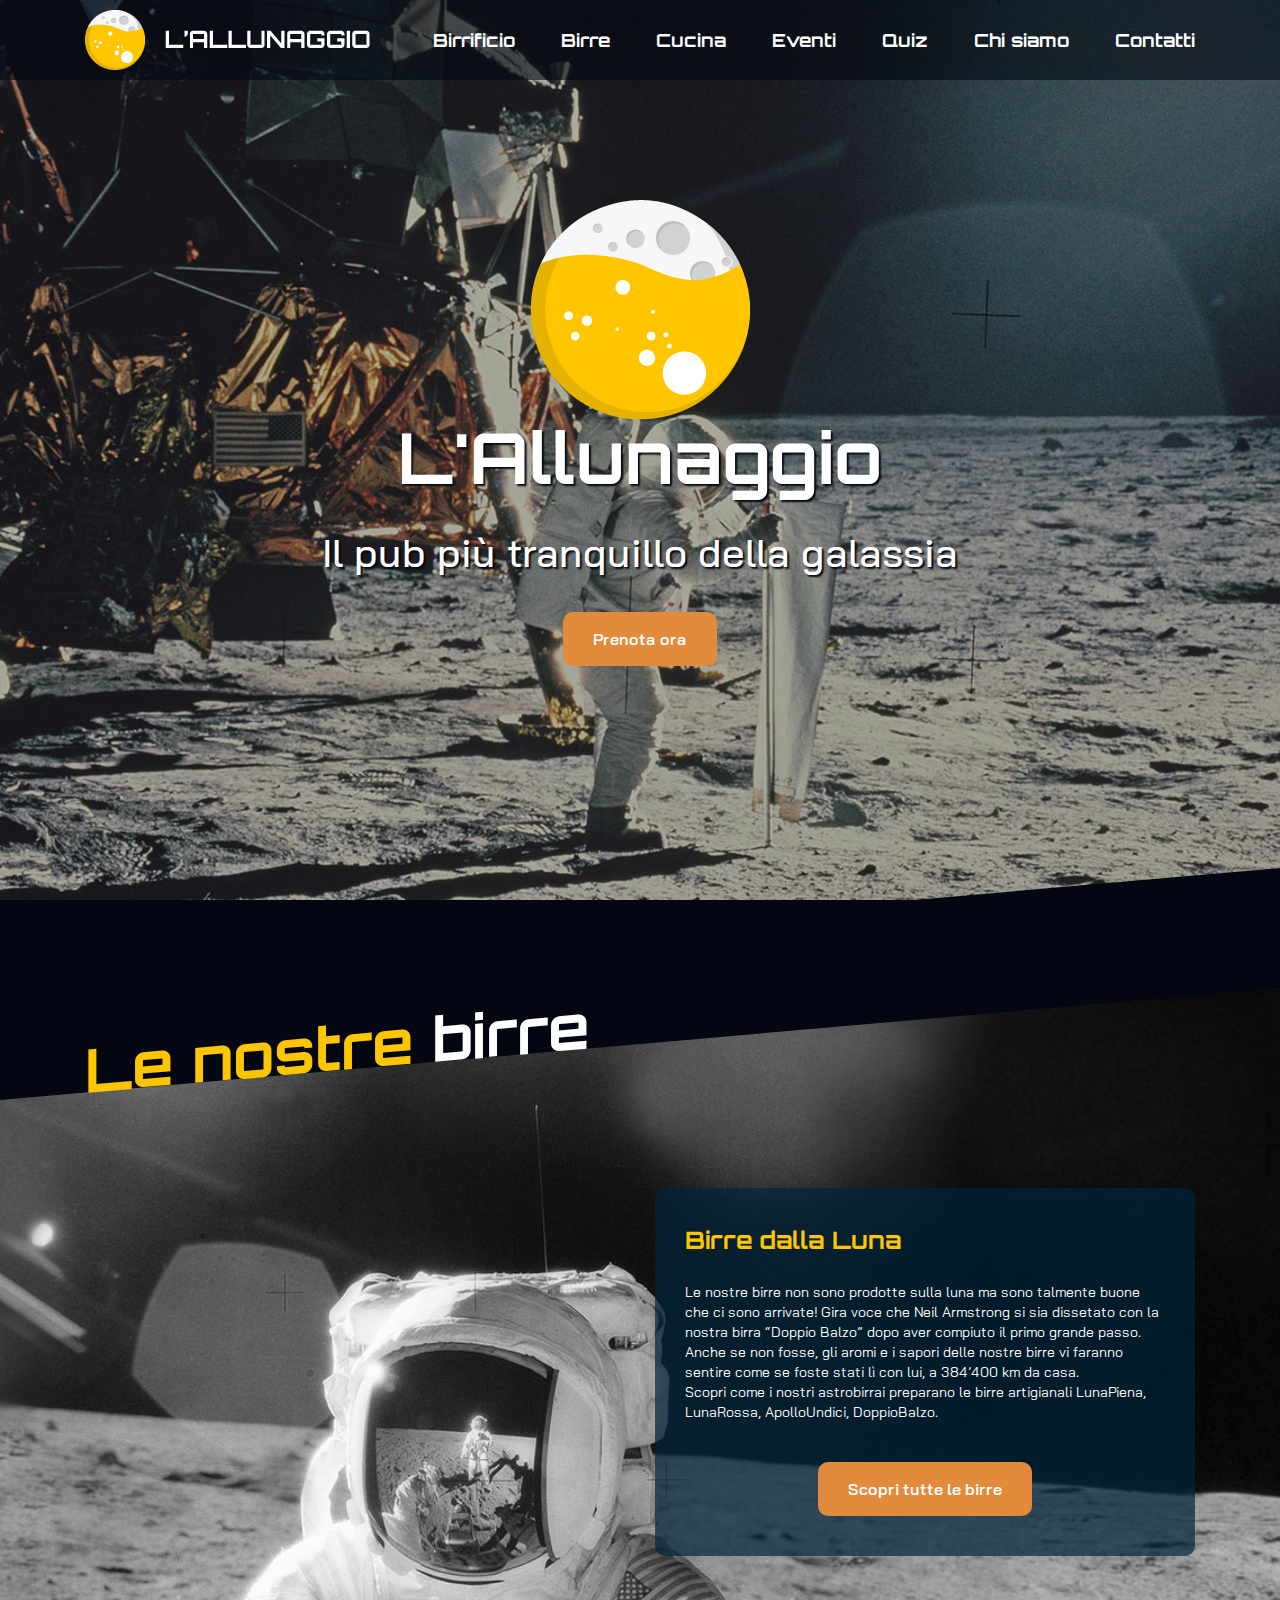
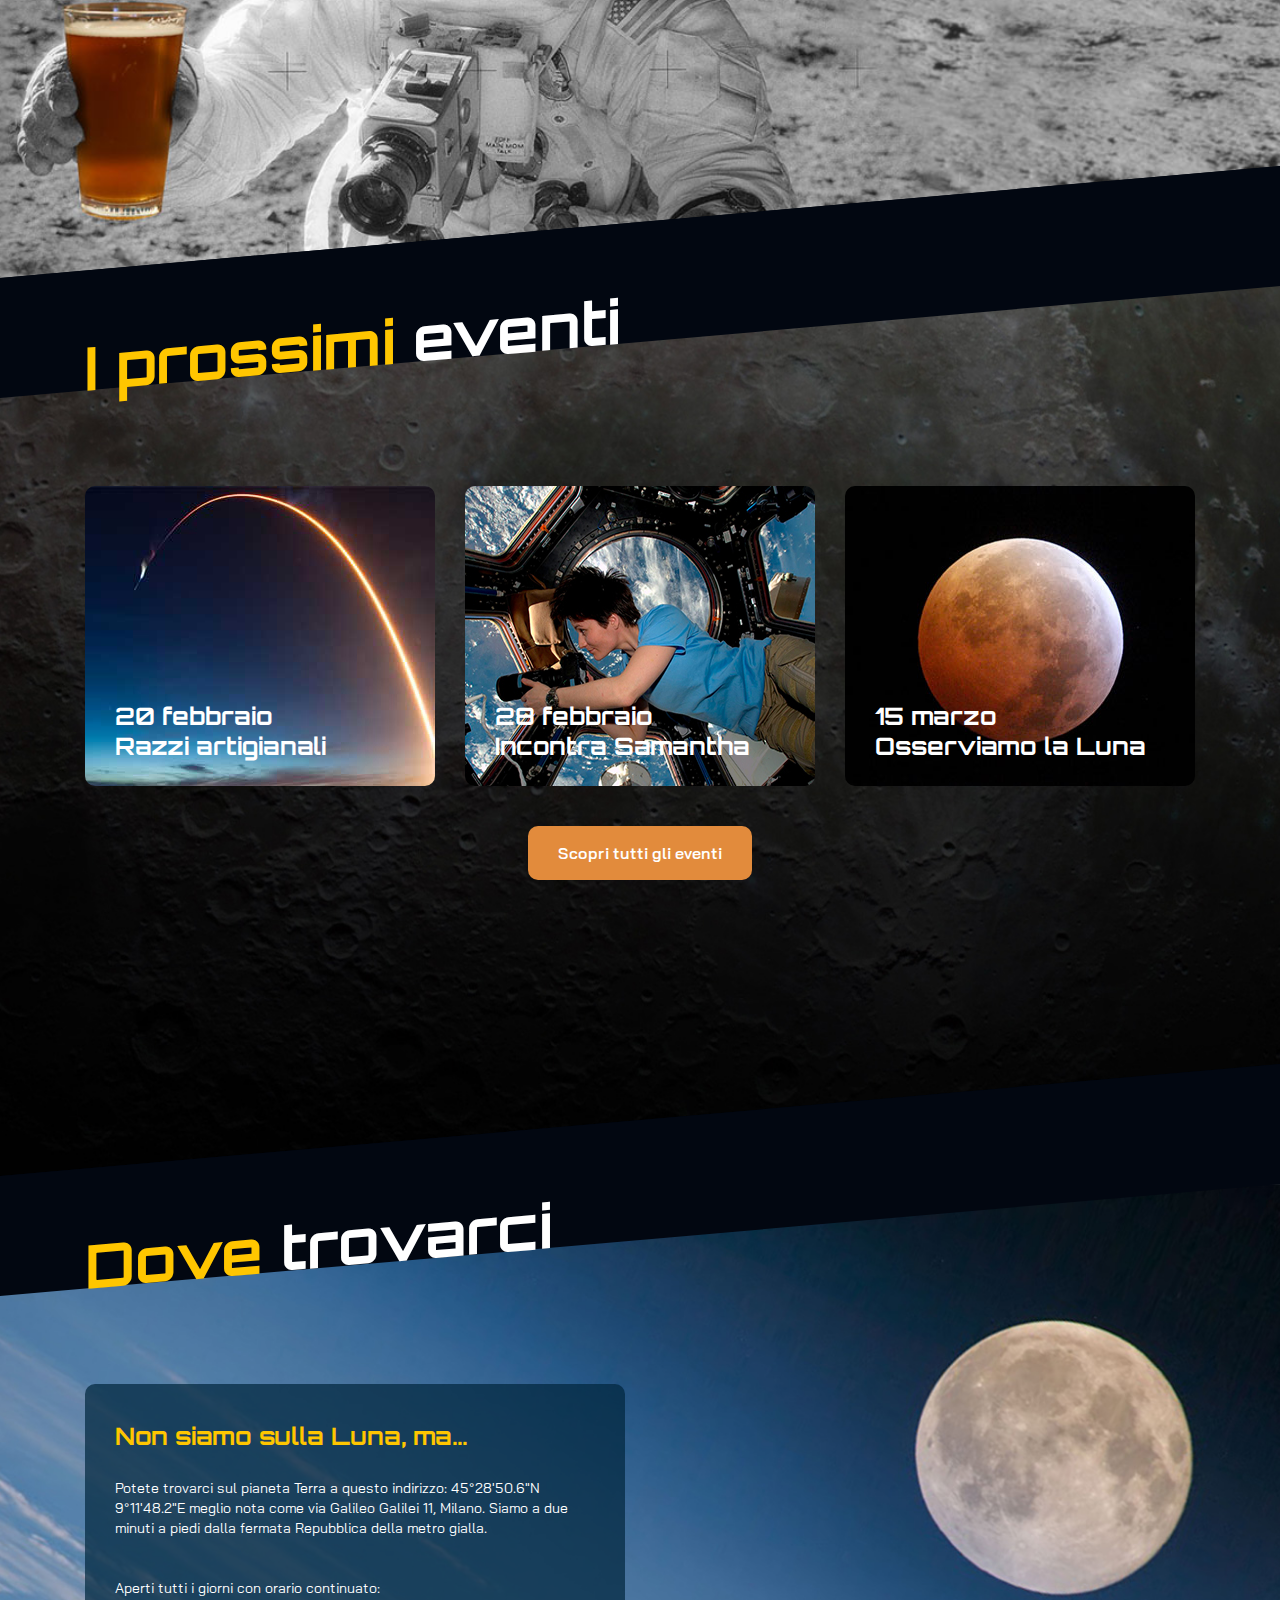
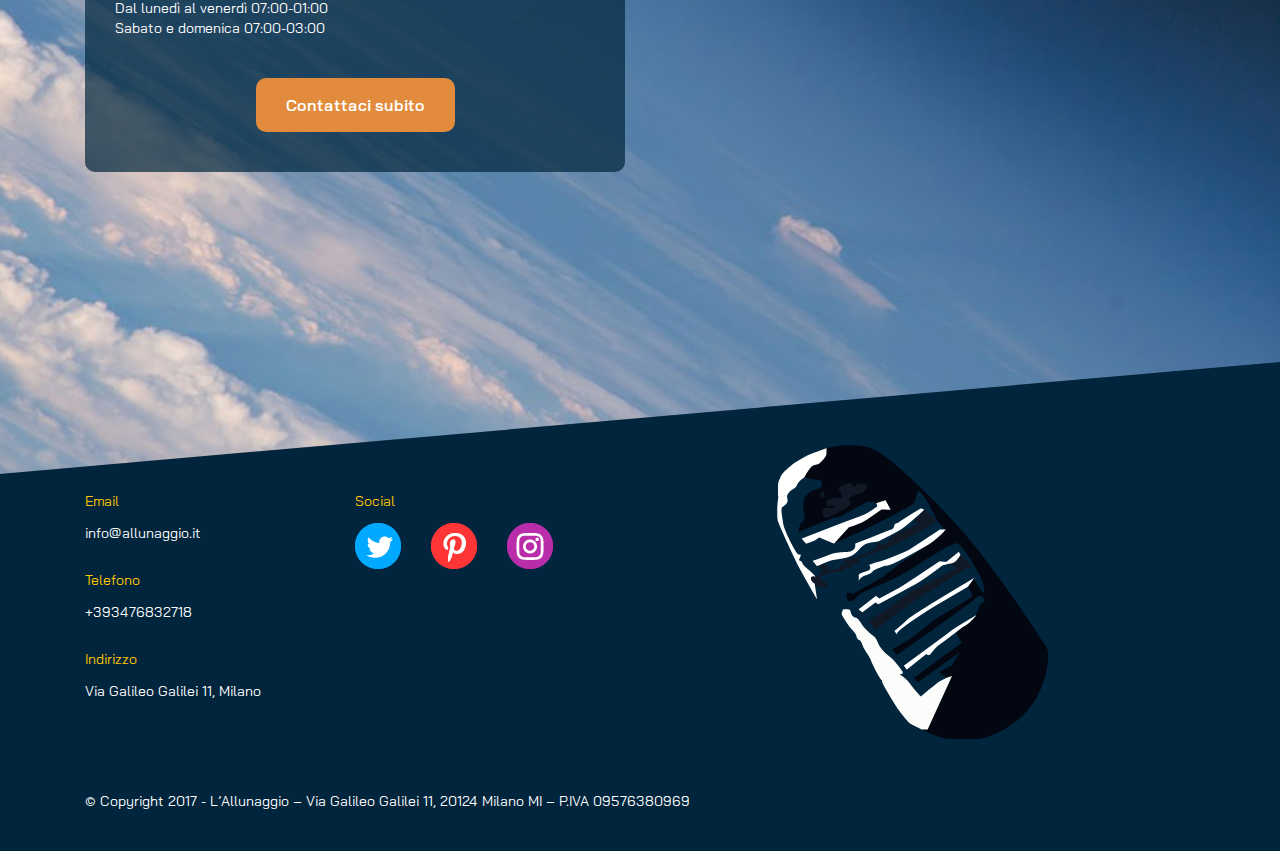
<file: index.html>
<!doctype html>
<html lang="it">
<head>
<meta charset="UTF-8">
<meta name="description" content="L'Allunaggio è l'astro-pub tutto italiano nato per essere un punto di ritrovo per gli amanti della birra e dello spazio.">
<title>L'Allunaggio - Home</title>
<link rel="icon" href="images/logo-title.png" type = "image/x-icon">
<link href="stylesheet.css" rel="stylesheet" type="text/css">
<link href="https://fonts.googleapis.com/css?family=Bai+Jamjuree:400,400i,500,600|Orbitron:700&display=swap" rel="stylesheet">
</head>
<body>
	<!-- inizio barra di navigazione -->
	<div id="wrapper-nav">
		<nav id="container-nav">
			<div id="logo-nav">
				<a href="index.html">
				<img src="images/logo-nav.png" alt="Logo L'Allunaggio"></a>
			</div>
			<div id="voci-menu-nav"> 
				<ul>
					<li><a href="birrificio.html">Birrificio</a></li>
					<li><a href="birre.html">Birre</a></li>
					<li><a href="cucina.html">Cucina</a></li>
					<li><a href="eventi.html">Eventi</a></li>
					<li><a href="quiz.html">Quiz</a></li>
					<li><a href="chisiamo.html">Chi siamo</a></li>
					<li><a href="contatti.html">Contatti</a></li>
				</ul>
			</div>			
		</nav>
	</div>
	<!-- inizio header -->
	<header id="wrapper-header-home" class="copertina">
		<div id="container-home-header" class="container-copertina">
			<img src="images/logo-home-header.png" alt="Logo L'Allunaggio">
			<hgroup>
				<h1><span class="bianco">L'Allunaggio</span></h1>
				<h2>Il pub più tranquillo della galassia</h2>	
			</hgroup>
			<div class="container-pulsante">
				<a href="contatti.html" class="pulsante">Prenota ora</a>
			</div>
		</div>
	</header>
	<!--inizio contenuti pagina -->
	<main>
		<!-- SECTION 1-->
		<section class="section-storta">
			<div class="container-h3">
				<h3>Le nostre <span class="bianco">birre</span></h3>
			</div>
			<div class="wrapper-storto">
				<div id="section-img1-home" class="img-section">
					<div class="container-section">
						<div class="card-6col-dx trans">
							<h4>Birre dalla Luna</h4>
							<p>Le nostre birre non sono prodotte sulla luna ma sono talmente buone che ci sono arrivate! Gira voce che Neil Armstrong si sia dissetato con la nostra birra “Doppio Balzo” dopo aver compiuto il primo grande passo. <br>Anche se non fosse, gli aromi e i sapori delle nostre birre vi faranno sentire come se foste stati lì con lui, a 384’400 km da casa. <br> Scopri come i nostri astrobirrai preparano le birre artigianali LunaPiena, LunaRossa, ApolloUndici, DoppioBalzo.</p>
								<div class="container-pulsante">
								<a href="birre.html" class="pulsante">Scopri tutte le birre</a>
							</div> 
				        </div>
					</div>
				</div>
			</div>
		</section>
		<!-- SECTION 2-->
		<section class="section-storta">
			<div class="container-h3">
				<h3>I prossimi <span class="bianco">eventi</span></h3>
			</div>
			<div class="wrapper-storto">
				<div id="section-img2-home" class="img-section">
					<div class="container-section">
						<div id="cardevent-left" class="card-4col-sx-eventihome card-4col-sx">
							<a href="eventi.html">
								<h4>20 febbraio<br>Razzi artigianali</h4>
							</a>
						</div>
						<div id="cardevent-center" class="card-4col-sx-eventihome card-4col-sx">
							<a href="eventi.html">
								<h4>28 febbraio<br>Incontra Samantha</h4>
							</a>
						</div>
						<div id="cardevent-right" class="card-4col-sx-eventihome card-4col-sx">
							<a href="eventi.html">
								<h4>15 marzo<br>Osserviamo la Luna</h4>
							</a>
						</div>
					</div>
					<div class="container-pulsante">
							<a href="eventi.html" class="pulsante">Scopri tutti gli eventi</a>
						</div>
				</div>
			</div>
		</section>
		<!-- SECTION 3-->
		<section class="section-storta">
			<div class="container-h3">
				<h3>Dove <span class="bianco">trovarci</span></h3>
			</div>
			<div class="wrapper-storto">
				<div id="section-img3-home" class="img-section">
					<div class="container-section">
						<div class="card-6col-sx trans">
							<h4>Non siamo sulla Luna, ma...</h4>
							<p>Potete trovarci sul pianeta Terra a questo indirizzo: 45°28'50.6"N 9°11'48.2"E meglio nota come via Galileo Galilei 11, Milano. Siamo a due minuti a piedi dalla fermata Repubblica della metro gialla.</p>
							<p> Aperti tutti i giorni con orario continuato:<br>Dal lunedì al venerdì 07:00-01:00<br>Sabato e domenica 07:00-03:00</p>
							<div class="container-pulsante">
								<a href="contatti.html" class="pulsante">Contattaci subito</a>
							</div>
				        </div>
					</div>
				</div>
			</div>
		</section>	
	</main>
	<!--inizio footer -->
	<footer>
		<section id="section-footer">
			<div id="container-footer">
				<div id="info-footer">
					<h6>Email</h6>
					<a href="mailto:info@allunaggio.it"><p>info@allunaggio.it</p></a>
					<h6>Telefono</h6>
					<a href="tel:3476332718"><p>+393476832718</p></a>
					<h6>Indirizzo</h6>
					<p>Via Galileo Galilei 11, Milano</p>
				</div>
				<nav id="social-footer">
					<h6>Social</h6>
					<div class="social-icon-footer">
						<a href="https://www.twitter.com/hashtag/spacephotos" target="_blank"><img src="images/Twitter.png" alt="Twitter"></a>
					</div>
					<div class="social-icon-footer">
						<a href="https://www.pinterest.it/nasa/" target="_blank"><img src="images/Pinterest.png" alt="Pinterest"></a>
					</div>
					<div class="social-icon-footer">
						<a href="https://www.instagram.com/explore/tags/space/" target="_blank"><img src="images/Instagram.png" alt="Instagram"></a>
					</div>
				</nav>
				<img src="images/Ricalco_Impronta.png" alt="Impronta di Armstrong" id="impronta-footer">
				<div id="copyright-footer">
					<p>© Copyright 2017 - L’Allunaggio – Via Galileo Galilei 11, 20124 Milano MI – P.IVA 09576380969</p> 
				</div>
			</div>	
		</section>
	</footer>
</body>
</html>
</file>
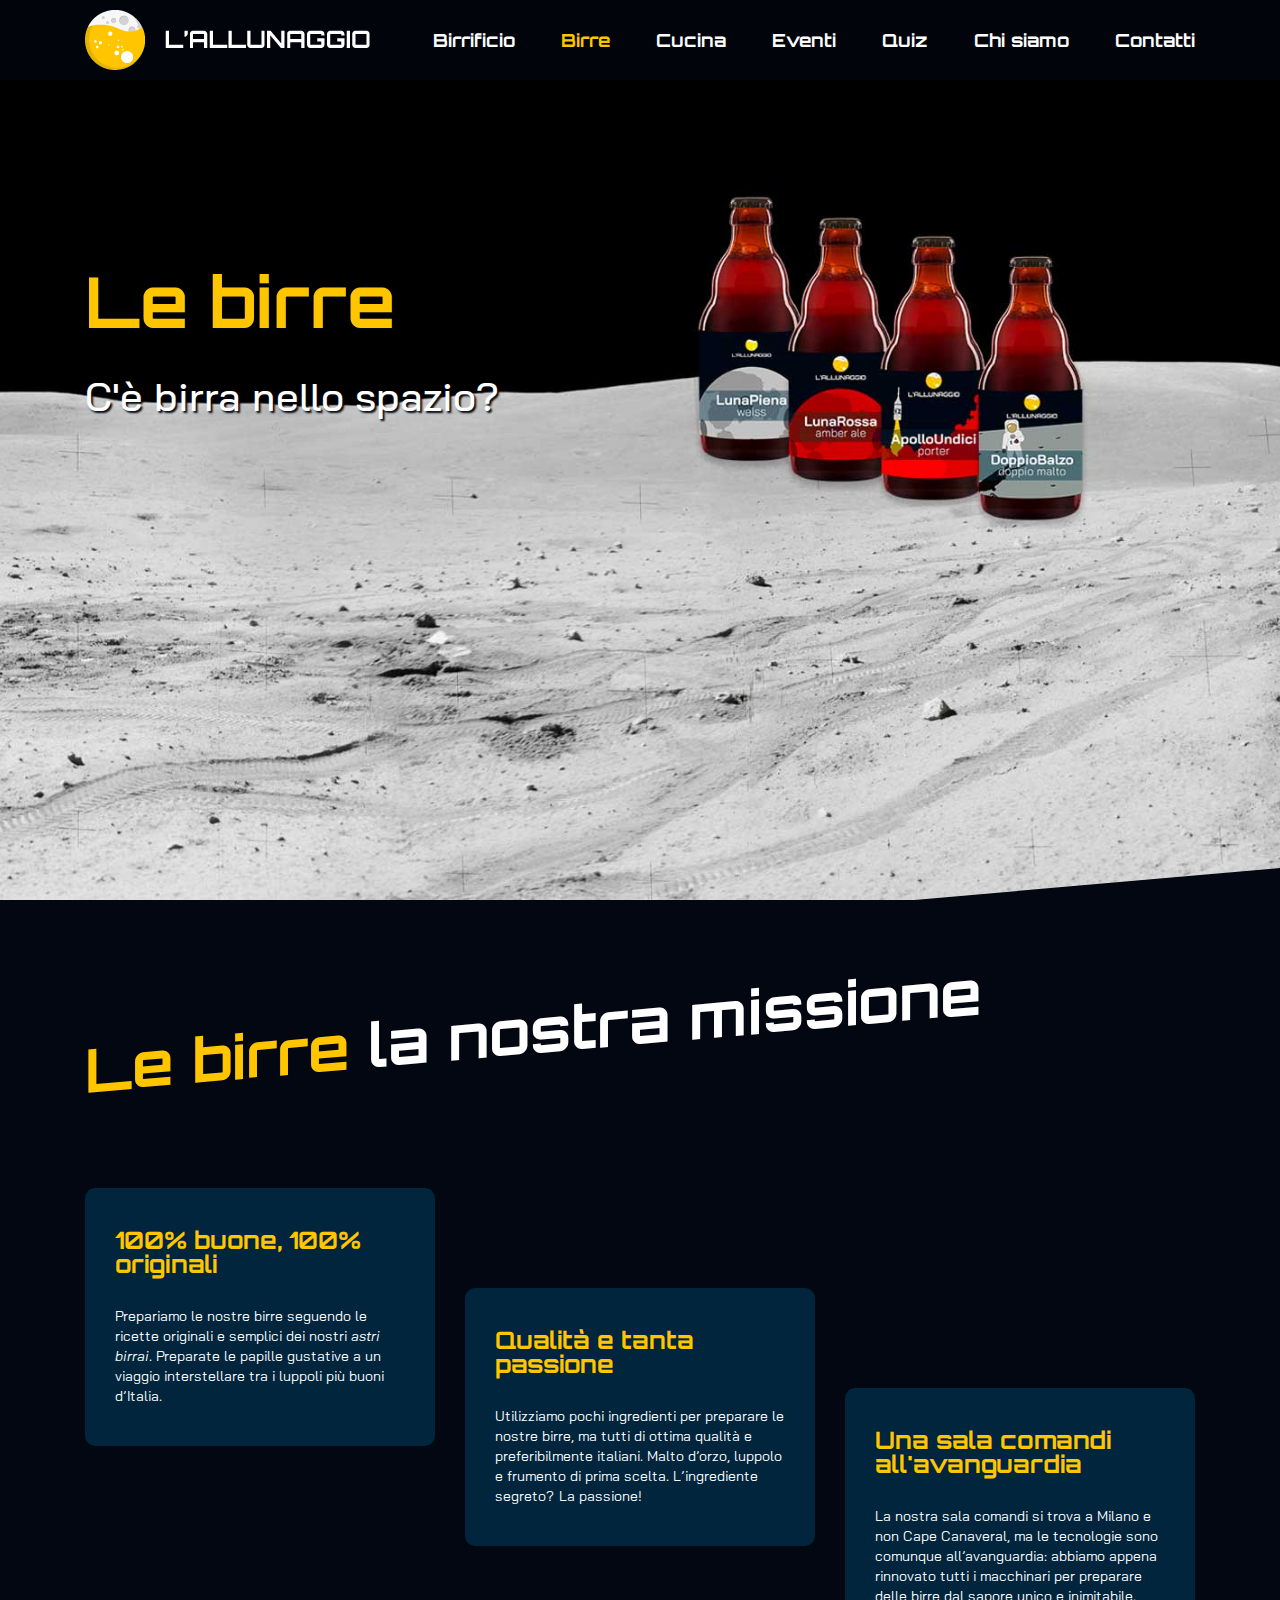
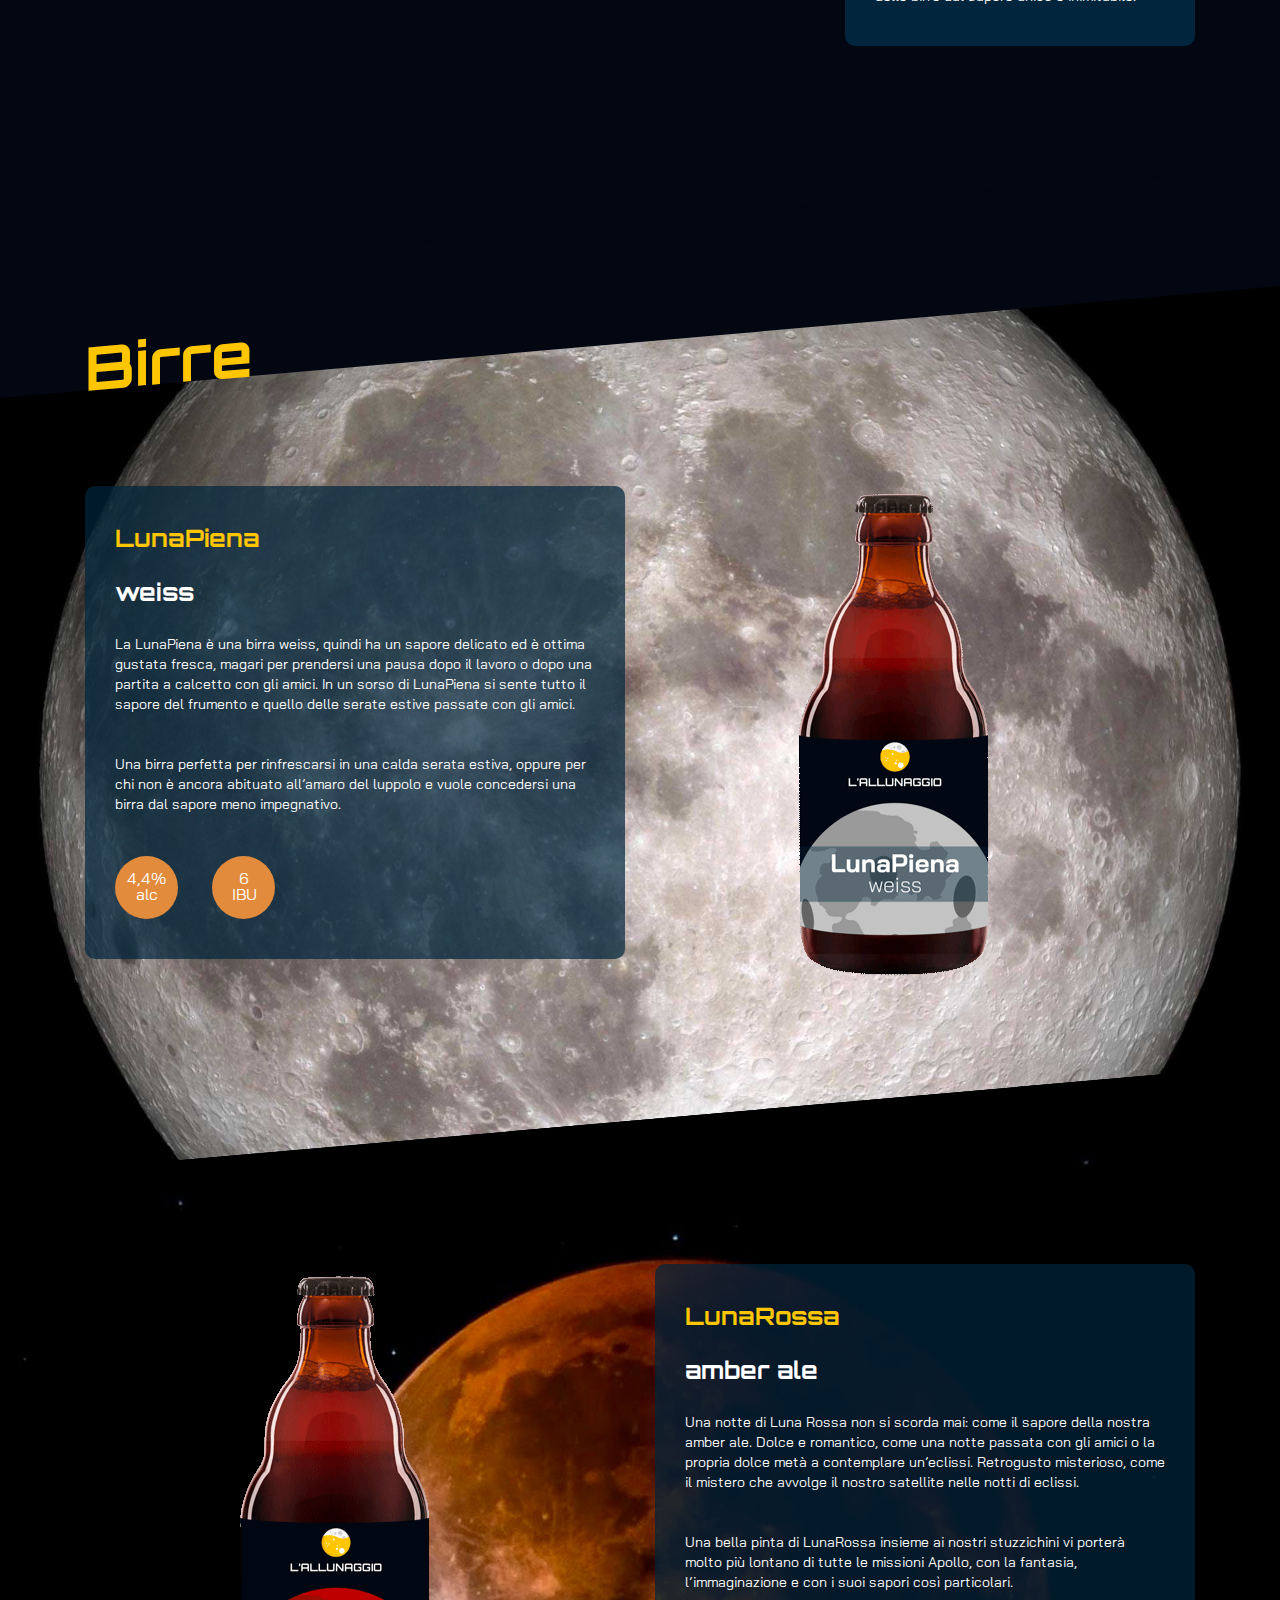
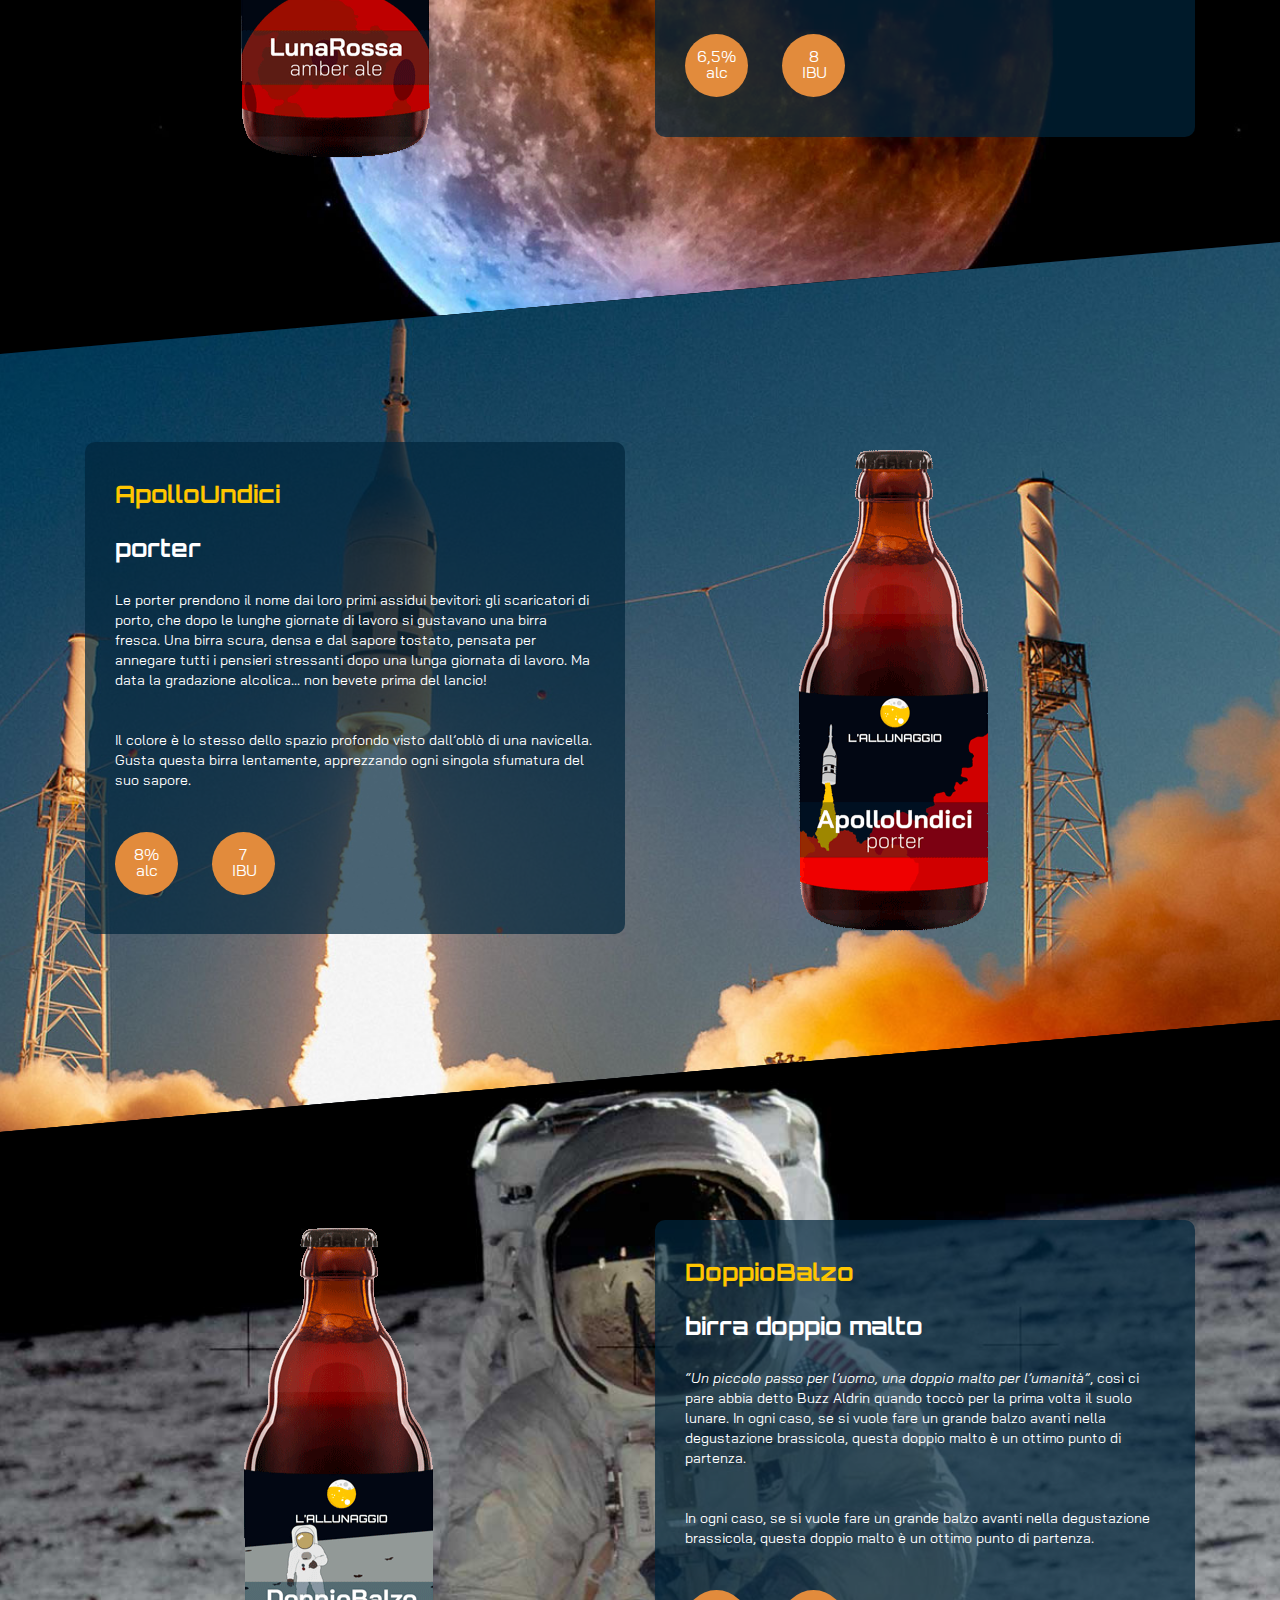
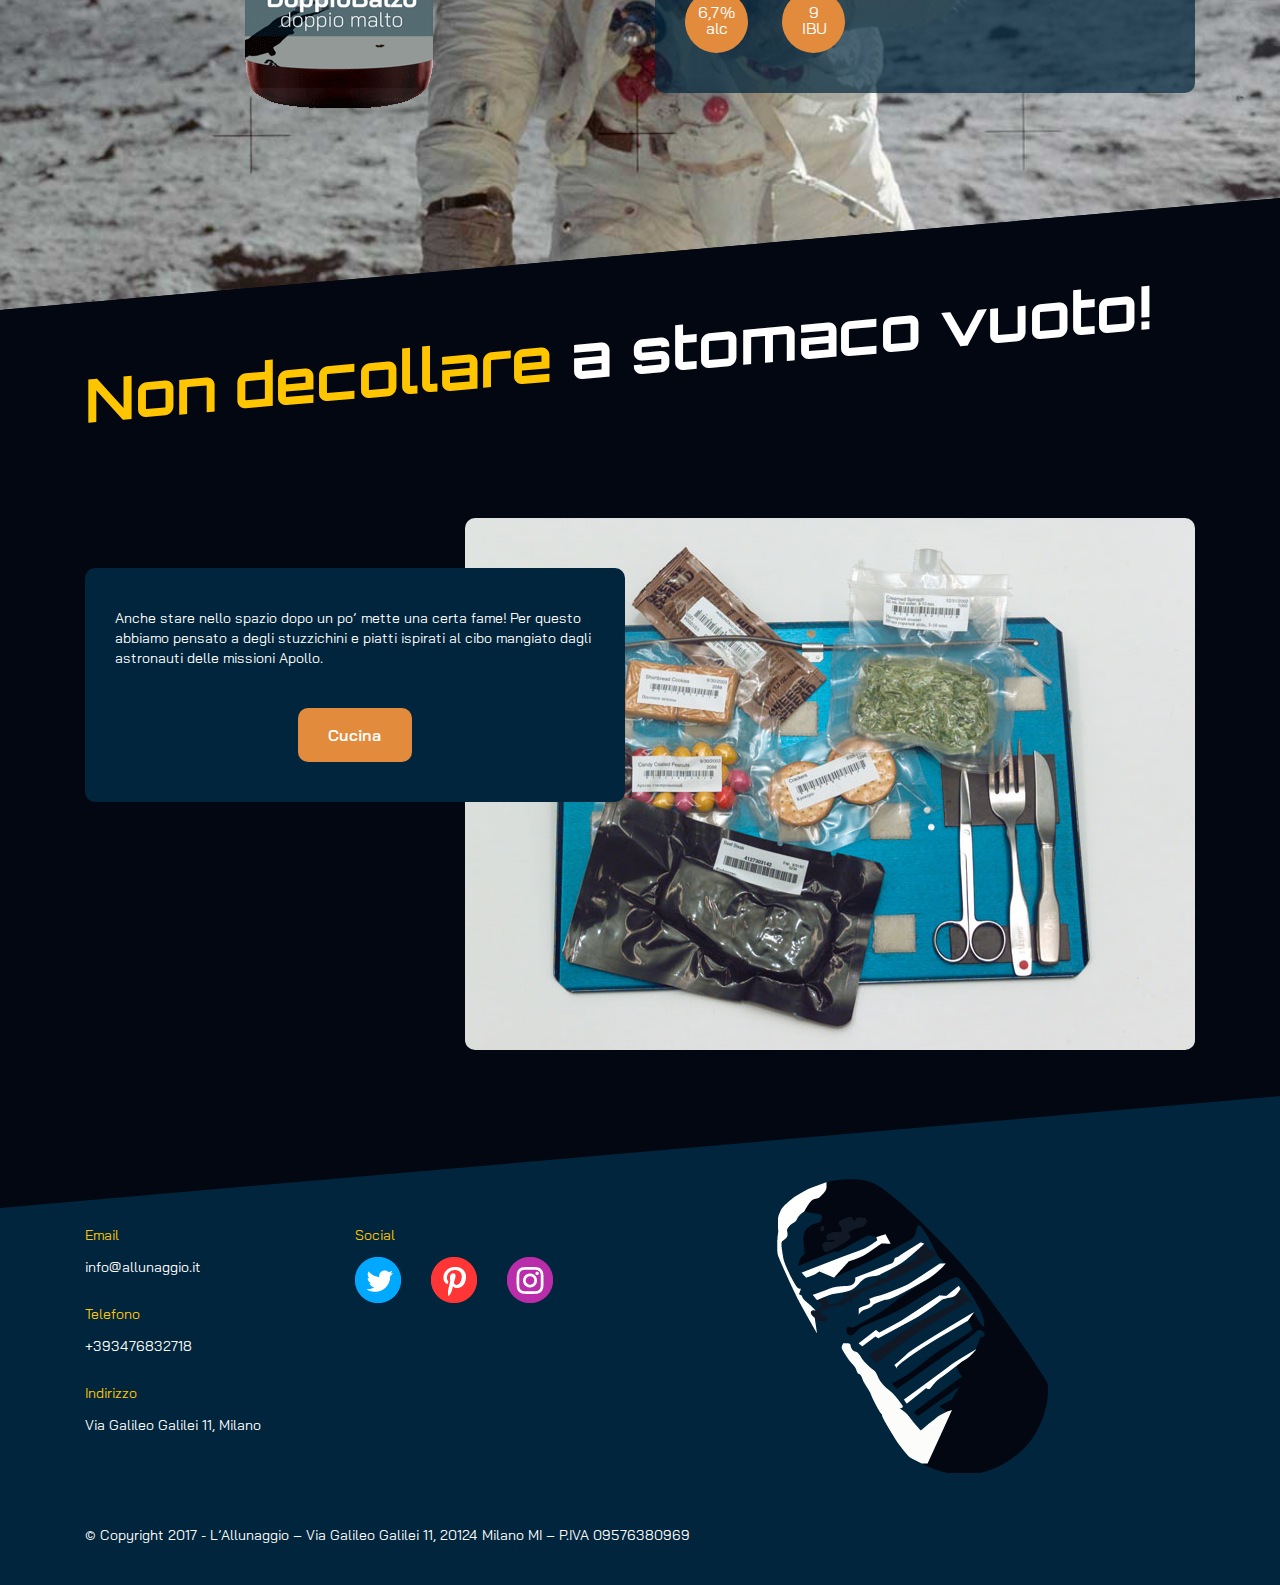
<file: birre.html>
<!doctype html>
<html lang="it">
<head>
<meta charset="UTF-8">
<meta name="Description" content="Scopri tutte le birre del birrificio L'Allunaggio, preparate artigianalmente dai primi astrobirrai italiani.">
<title>L'Allunaggio - Birre</title>
<link rel="icon" href="images/logo-title.png" type="image/x-icon">
<link href="https://fonts.googleapis.com/css?family=Bai+Jamjuree:400,400i,500,600|Orbitron:700&display=swap" rel="stylesheet">
<link href="stylesheet.css" rel="stylesheet" type="text/css">
</head>

<body>
	<!-- inizio barra di navigazione -->
	<div id="wrapper-nav">
		<nav id="container-nav">
			<div id="logo-nav">
				<a href="index.html">
				<img src="images/logo-nav.png" alt="Logo L'Allunaggio"></a>
			</div>
			<div id="voci-menu-nav"> 
				<ul>
					<li><a href="birrificio.html">Birrificio</a></li>
					<li><a href="birre.html"><span class="giallo">Birre</span></a></li>
					<li><a href="cucina.html">Cucina</a></li>
					<li><a href="eventi.html">Eventi</a></li>
					<li><a href="quiz.html">Quiz</a></li>
					<li><a href="chisiamo.html">Chi siamo</a></li>
					<li><a href="contatti.html">Contatti</a></li>
				</ul>
			</div>			
		</nav>
	</div>
	
	<!-- inizio header -->
	<header id="header-birre" class="copertina">
		<div class="container-copertina">
			<hgroup>
				<h1>Le birre</h1>
				<h2>C'è birra nello spazio?</h2>	
			</hgroup>
		</div>
	</header>
	
	<!--inizio contenuti pagina -->
	<main>
		<!-- INTRODUZIONE -->
		<section class="section-storta">
			<div class="container-h3">
				<h3>Le birre <span class="bianco">la nostra missione</span></h3>
			</div>
			
			<div class="wrapper-storto">
				<div class="img-section">
					<div class="container-section">
						<!-- prima card -->
						<div id="section1-sx-birre" class="card-4col-sx">
							<h4>100% buone, 100% originali</h4>
							<p>Prepariamo le nostre birre seguendo le ricette originali e semplici dei nostri <span class="corsivo">astri birrai</span>. Preparate le papille gustative a un viaggio interstellare tra i luppoli più buoni d’Italia.</p>
						</div>
						
						<!-- seconda card -->
						<div id="section1-cent-birre" class="card-4col-sx">
							<h4>Qualità e tanta passione</h4>
							<p>Utilizziamo pochi ingredienti per preparare le nostre birre, ma tutti di ottima qualità e preferibilmente italiani. Malto d’orzo, luppolo e frumento di prima scelta. L’ingrediente segreto? La passione!</p>
						</div>
						
						<!-- terza card -->
						<div id="section1-dx-birre" class="card-4col-sx">
							<h4>Una sala comandi all'avanguardia</h4>
							<p>La nostra sala comandi si trova a Milano e non Cape Canaveral, ma le tecnologie sono comunque all’avanguardia: abbiamo appena rinnovato tutti i macchinari per preparare delle birre dal sapore unico e inimitabile.</p>
						</div>
					</div>
				</div>
			</div>
		</section>
		
		<!-- LUNAPIENA -->
		<section class="section-storta">
			<div class="container-h3">
				<h3>Birre</h3>
			</div>
			
			<div class="wrapper-storto">
				<div id="img-section-lunapiena" class="img-section">
					<div class="container-section">
						<div class="card-6col-sx trans">
							<h4>LunaPiena</h4>
							<h5>weiss</h5>
							<p>La LunaPiena è una birra weiss, quindi ha un sapore delicato ed è ottima gustata fresca, magari per prendersi una pausa dopo il lavoro o dopo una partita a calcetto con gli amici. In un sorso di LunaPiena si sente tutto il sapore del frumento e quello delle serate estive passate con gli amici.</p>
							<p>Una birra perfetta per rinfrescarsi in una calda serata estiva, oppure per chi non è ancora abituato all’amaro del luppolo e vuole concedersi una birra dal sapore meno impegnativo.</p>
							
							<div class="specs-birre"> <!-- Questo è il div con i due tondini per le caratteristiche delle birre-->
								<div class="specs-tondino"><div class="testo-tondino">4,4%<br>alc</div></div>
								<div class="specs-tondino"><div class="testo-tondino">6<br>IBU</div></div>
							</div>
						</div>
						
						<img src="images/Birra_Lunapiena_contenuto.png" alt="Birra LunaPiena">
					</div>
				</div>
			</div>
		</section>
		
		<!-- LUNAROSSA -->
		<section class="section-storta-778">
			<div class="wrapper-storto">
				<div id="img-section-lunarossa" class="img-section">
					<div class="container-section">
						<img src="images/Birra_LunaRossa_conetnuto.png" alt="Birra LunaRossa">
						
						<div class="card-6col-dx trans">
							<h4>LunaRossa</h4>
							<h5>amber ale</h5>
							<p>Una notte di Luna Rossa non si scorda mai: come il sapore della nostra amber ale. Dolce e romantico, come una notte passata con gli amici o la propria dolce metà a contemplare un’eclissi. Retrogusto misterioso, come il mistero che avvolge il nostro satellite nelle notti di eclissi.</p>
							<p>Una bella pinta di LunaRossa insieme ai nostri stuzzichini vi porterà molto più lontano di tutte le missioni Apollo, con la fantasia, l’immaginazione e con i suoi sapori così particolari.</p>
							
							<div class="specs-birre"> <!-- Questo è il div con i due tondini per le caratteristiche delle birre-->
								<div class="specs-tondino"><div class="testo-tondino">6,5%<br>alc</div></div>
								<div class="specs-tondino"><div class="testo-tondino">8<br>IBU</div></div>
							</div>
						</div>
					</div>
				</div>
			</div>
		</section>
		
		<!-- APOLLOUNDICI -->
		<section class="section-storta-778">
			<div class="wrapper-storto">
				<div id="img-section-apolloundici" class="img-section">
					<div class="container-section">
						<div class="card-6col-sx trans">
							<h4>ApolloUndici</h4>
							<h5>porter</h5>
							<p>Le porter prendono il nome dai loro primi assidui bevitori: gli scaricatori di porto, che dopo le lunghe giornate di lavoro si gustavano una birra fresca. Una birra scura, densa e dal sapore tostato, pensata per annegare tutti i pensieri stressanti dopo una lunga giornata di lavoro. Ma data la gradazione alcolica... non bevete prima del lancio!</p>
							<p>Il colore è lo stesso dello spazio profondo visto dall’oblò di una navicella. Gusta questa birra lentamente, apprezzando ogni singola sfumatura del suo sapore.</p>
							
							<div class="specs-birre"> <!-- Questo è il div con i due tondini per le caratteristiche delle birre-->
								<div class="specs-tondino"><div class="testo-tondino">8%<br>alc</div></div>
								<div class="specs-tondino"><div class="testo-tondino">7<br>IBU</div></div>
							</div>
						</div>
						<img src="images/Birra_Apollo_contenuto.png" alt="Birra ApolloUndici">
					</div>
				</div>
			</div>
		</section>
		
		<!-- DOPPIOBALZO -->
		<section class="section-storta-778">
			<div class="wrapper-storto">
				<div id="img-section-doppiobalzo" class="img-section">
					<div class="container-section">
						<img src="images/Birra_DoppioBalzo_contenuto.png" alt="Birra DoppioBalzo">
						<div class="card-6col-dx trans">
							<h4>DoppioBalzo</h4>
							<h5>birra doppio malto</h5>
							<p><span class="corsivo">“Un piccolo passo per l’uomo, una doppio malto per l’umanità”</span>, così ci pare abbia detto Buzz Aldrin quando toccò per la prima volta il suolo lunare. In ogni caso, se si vuole fare un grande balzo avanti nella degustazione brassicola, questa doppio malto è un ottimo punto di partenza.</p>
							<p>In ogni caso, se si vuole fare un grande balzo avanti nella degustazione brassicola, questa doppio malto è un ottimo punto di partenza.</p>
							
							<div class="specs-birre"> <!-- Questo è il div con i due tondini per le caratteristiche delle birre-->
								<div class="specs-tondino"><div class="testo-tondino">6,7%<br>alc</div></div>
								<div class="specs-tondino"><div class="testo-tondino">9<br>IBU</div></div>
							</div>
						</div>
					</div>
				</div>
			</div>
		</section>
		
		<!-- CUCINA -->
		<section class="section-storta">
			<div class="container-h3">
				<h3>Non decollare <span class="bianco">a stomaco vuoto!</span></h3>
			</div>
			
			<div class="wrapper-storto">
				<div class="img-section">
					<div class="container-section">
						<div id="card-overimg-birre" class="card-6col-sx">
							<p>Anche stare nello spazio dopo un po’ mette una certa fame! Per questo abbiamo pensato a degli stuzzichini e piatti ispirati al cibo mangiato dagli astronauti delle missioni Apollo.</p>
							<div class="container-pulsante"><a href="cucina.html" class="pulsante">Cucina</a></div>
						</div>

						<img src="images/cibo_spaziale.jpg" alt="Cibo dallo spazio" id="img-cucina-birre" class="card-img-dx">
					</div>
				</div>
			</div>
		</section>
	</main>
	
	<!--inizio footer -->
	 <footer>
       <section id="section-footer">
           <div id="container-footer">
               <div id="info-footer">
                   <h6>Email</h6>
                   <a href="mailto:info@allunaggio.it"><p>info@allunaggio.it</p></a>
                   <h6>Telefono</h6>
                   <a href="tel:3476332718"><p>+393476832718</p></a>
                   <h6>Indirizzo</h6>
                   <p>Via Galileo Galilei 11, Milano</p>
               </div>
               <nav id="social-footer">
                   <h6>Social</h6>
                   <div class="social-icon-footer">
                       <a href="https://www.twitter.com/hashtag/spacephotos" target="_blank"><img src="images/Twitter.png" alt="Twitter"></a>
                   </div>
                   <div class="social-icon-footer">
                       <a href="https://www.pinterest.it/nasa/" target="_blank"><img src="images/Pinterest.png" alt="Pinterest"></a>
                   </div>
                   <div class="social-icon-footer">
                       <a href="https://www.instagram.com/explore/tags/space/" target="_blank"><img src="images/Instagram.png" alt="Instagram"></a>
                   </div>
               </nav>
               <img src="images/Ricalco_Impronta.png" alt="Impronta di Armstrong" id="impronta-footer">
               <div id="copyright-footer">
                   <p>© Copyright 2017 - L’Allunaggio – Via Galileo Galilei 11, 20124 Milano MI – P.IVA 09576380969</p>
               </div>
           </div> 
       </section>
   </footer>
</body>
</html>
</file>
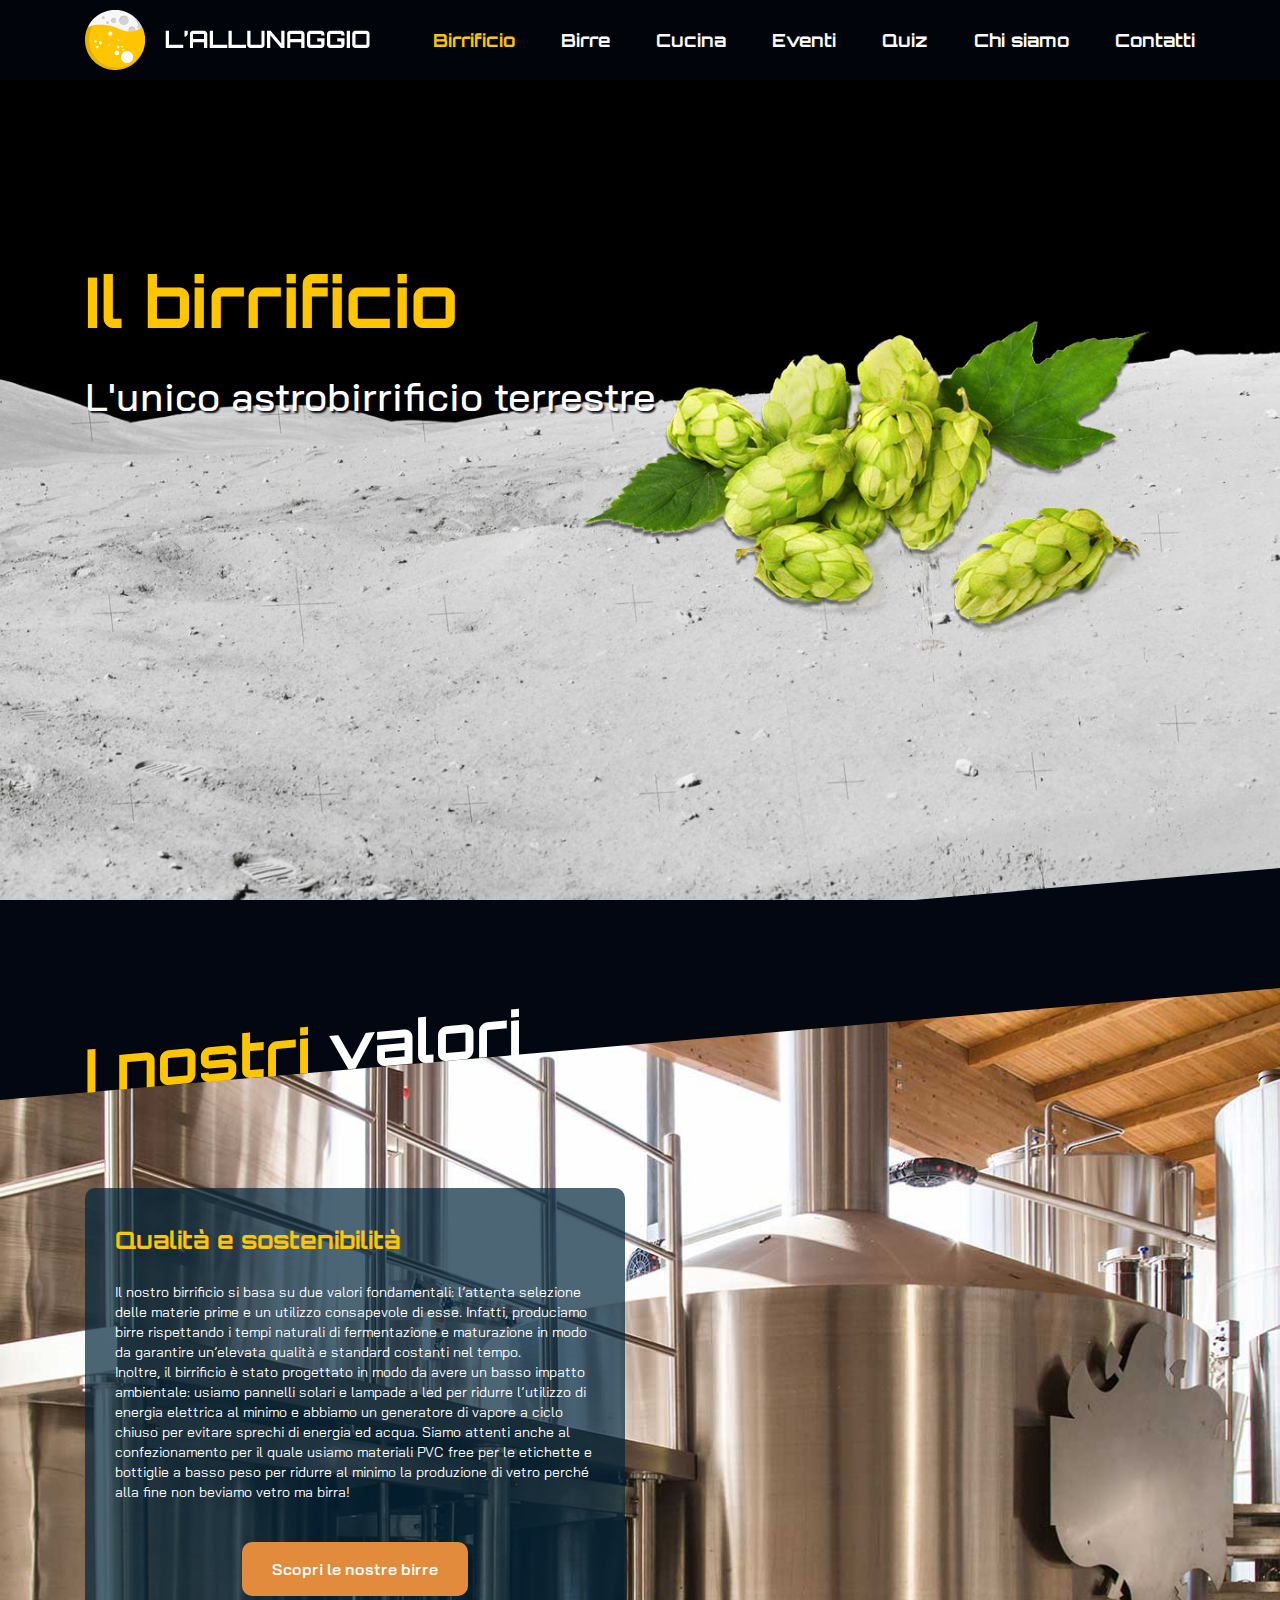
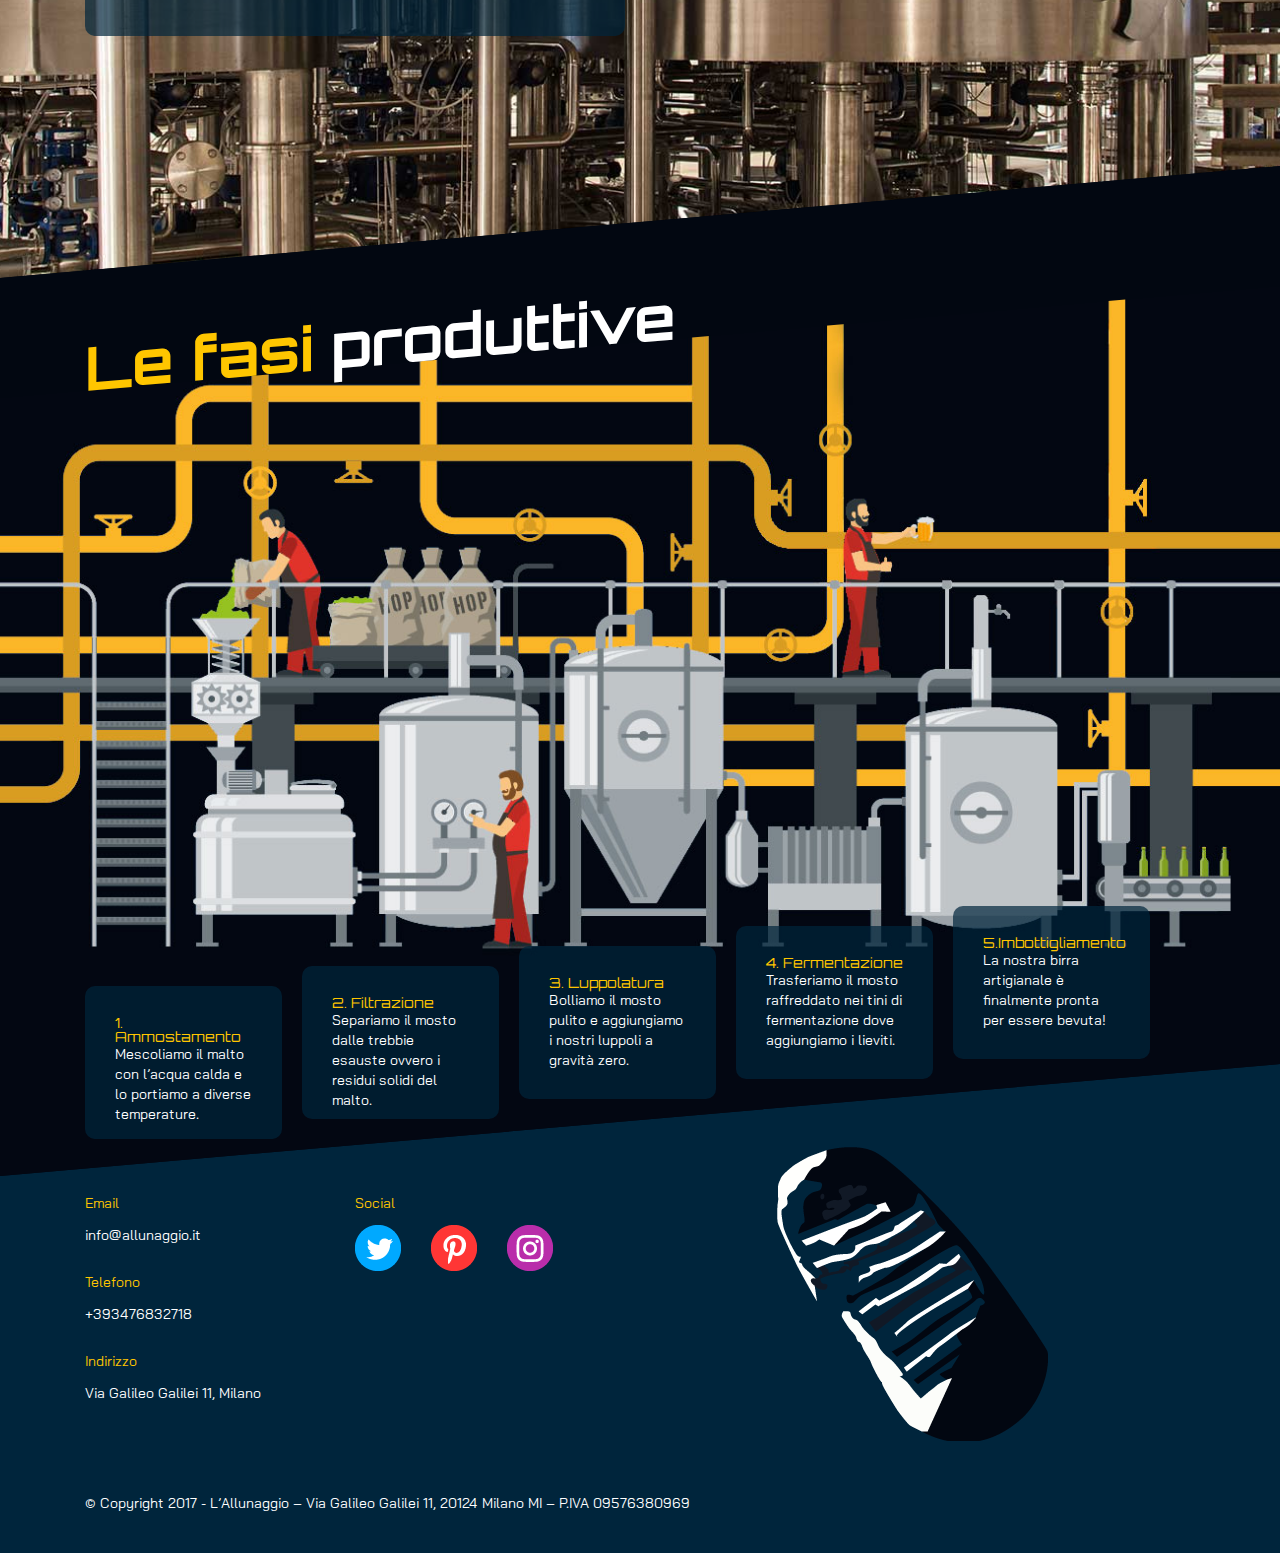
<file: birrificio.html>
<!doctype html>
<html lang="it">
<head>
<meta charset="UTF-8">
<meta name="description" content="Scopri il birrificio artigianale del pub L'allunaggio, l’unico astrobirrificio sulla Terra">
<title>L'Allunaggio - Birrificio</title>
<link rel="icon" href="images/logo-title.png" type = "image/x-icon">
<link href="stylesheet.css" rel="stylesheet" type="text/css">
<link href="https://fonts.googleapis.com/css?family=Bai+Jamjuree:400,400i,500,600|Orbitron:700&display=swap" rel="stylesheet">
</head>
<body>
	
	<!-- inizio barra di navigazione -->
	<div id="wrapper-nav">
		<nav id="container-nav">
			<div id="logo-nav">
				<a href="index.html">
				<img src="images/logo-nav.png" alt="Logo L'Allunaggio"></a>
			</div>
			<div id="voci-menu-nav"> 
				<ul>
					<li><a href="birrificio.html"><span class="giallo">Birrificio</span></a></li>
					<li><a href="birre.html">Birre</a></li>
					<li><a href="cucina.html">Cucina</a></li>
					<li><a href="eventi.html">Eventi</a></li>
					<li><a href="quiz.html">Quiz</a></li>
					<li><a href="chisiamo.html">Chi siamo</a></li>
					<li><a href="contatti.html">Contatti</a></li>
				</ul>
			</div>			
		</nav>
	</div>
	
	<!-- inizio header -->
	<header id="wrapper-header-birrificio" class="copertina">
		<div class="container-copertina">
			<hgroup>
				<h1>Il birrificio</h1>
				<h2>L'unico astrobirrificio terrestre</h2>	
			</hgroup>
		</div>
	</header>
	
	<!--inizio contenuti pagina-->
	<main>
		<!-- SECTION 1 - I NOSTRI VALORI -->
		<section class="section-storta">
			<div class="container-h3">
				<h3>I nostri <span class="bianco">valori</span></h3>
			</div>
			<div class="wrapper-storto">
				<div id="section1-img-birrificio" class="img-section">
					<div class="container-section">
						<div class="card-6col-sx trans">
							<h4>Qualità e sostenibilità</h4>
							<p>Il nostro birrificio si basa su due valori fondamentali: l’attenta selezione delle materie prime e un utilizzo consapevole di esse. Infatti, produciamo birre rispettando i tempi naturali di fermentazione e maturazione in modo da garantire un’elevata qualità e standard costanti nel tempo. <br>Inoltre, il birrificio è stato progettato in modo da avere un basso impatto ambientale: usiamo pannelli solari e lampade a led per ridurre l’utilizzo di energia elettrica al minimo e abbiamo un generatore di vapore a ciclo chiuso per evitare sprechi di energia ed acqua. Siamo attenti anche al confezionamento per il quale usiamo materiali PVC free per le etichette e bottiglie a basso peso per ridurre al minimo la produzione di vetro perché alla fine non beviamo vetro ma birra!
							</p>
							<div class="container-pulsante">
								<a href="birre.html" class="pulsante">Scopri le nostre birre</a>
							</div> 
				        </div>
					</div>
				</div>
			</div>
		</section>
		
		<!-- SECTION 2 - LE FASI DELLA PRODUZIONE -->
		<section class="section-storta">
			<div class="container-h3">
				<h3>Le fasi <span class="bianco">produttive</span></h3>
			</div>
			<div class="wrapper-storto">
				<div id="section2-img-birrificio" class="img-section">
					<div class="container-section">
						
						<div class="card-birrificio trans" id="card1-birrificio">
							<h4 class="h4-fasi-produttive">1. Ammostamento</h4>
							<p>
								Mescoliamo il malto con l’acqua calda e lo portiamo a diverse temperature.
							</p>
						</div>
						
						<div class="card-birrificio trans" id="card2-birrificio">
							<h4 class="h4-fasi-produttive">2. Filtrazione</h4>
							<p>
								Separiamo il mosto dalle trebbie esauste ovvero i residui solidi del malto.
							</p>
						</div>

						<div class="card-birrificio trans" id="card3-birrificio">
							<h4 class="h4-fasi-produttive">3. Luppolatura</h4>
							<p>
								Bolliamo il mosto pulito e aggiungiamo i nostri luppoli a gravità zero.
							</p>
						</div>
						
						<div class="card-birrificio trans" id="card4-birrificio">
							<h4 class="h4-fasi-produttive">4. Fermentazione</h4>
							<p>
								Trasferiamo il mosto raffreddato nei tini di fermentazione dove  aggiungiamo i lieviti.
							</p>
						</div>
						
						<div class="card-birrificio trans" id="card5-birrificio">
							<h4 class="h4-fasi-produttive">5.Imbottigliamento</h4>
							<p>
								La nostra birra artigianale è finalmente pronta per essere bevuta!
							</p>
						</div>
						
					</div>
				</div>
			</div>
		</section>
	</main>
	
	<!--inizio footer -->
	<footer>
       <section id="section-footer">
           <div id="container-footer">
               <div id="info-footer">
                   <h6>Email</h6>
                   <a href="mailto:info@allunaggio.it"><p>info@allunaggio.it</p></a>
                   <h6>Telefono</h6>
                   <a href="tel:3476332718"><p>+393476832718</p></a>
                   <h6>Indirizzo</h6>
                   <p>Via Galileo Galilei 11, Milano</p>
               </div>
               <nav id="social-footer">
                   <h6>Social</h6>
                   <div class="social-icon-footer">
                       <a href="https://www.twitter.com/hashtag/spacephotos" target="_blank"><img src="images/Twitter.png" alt="Twitter"></a>
                   </div>
                   <div class="social-icon-footer">
                       <a href="https://www.pinterest.it/nasa/" target="_blank"><img src="images/Pinterest.png" alt="Pinterest"></a>
                   </div>
                   <div class="social-icon-footer">
                       <a href="https://www.instagram.com/explore/tags/space/" target="_blank"><img src="images/Instagram.png" alt="Instagram"></a>
                   </div>
               </nav>
               <img src="images/Ricalco_Impronta.png" alt="Impronta di Armstrong" id="impronta-footer">
               <div id="copyright-footer">
                   <p>© Copyright 2017 - L’Allunaggio – Via Galileo Galilei 11, 20124 Milano MI – P.IVA 09576380969</p>
               </div>
           </div> 
       </section>
   </footer>

</body>
</html>
</file>
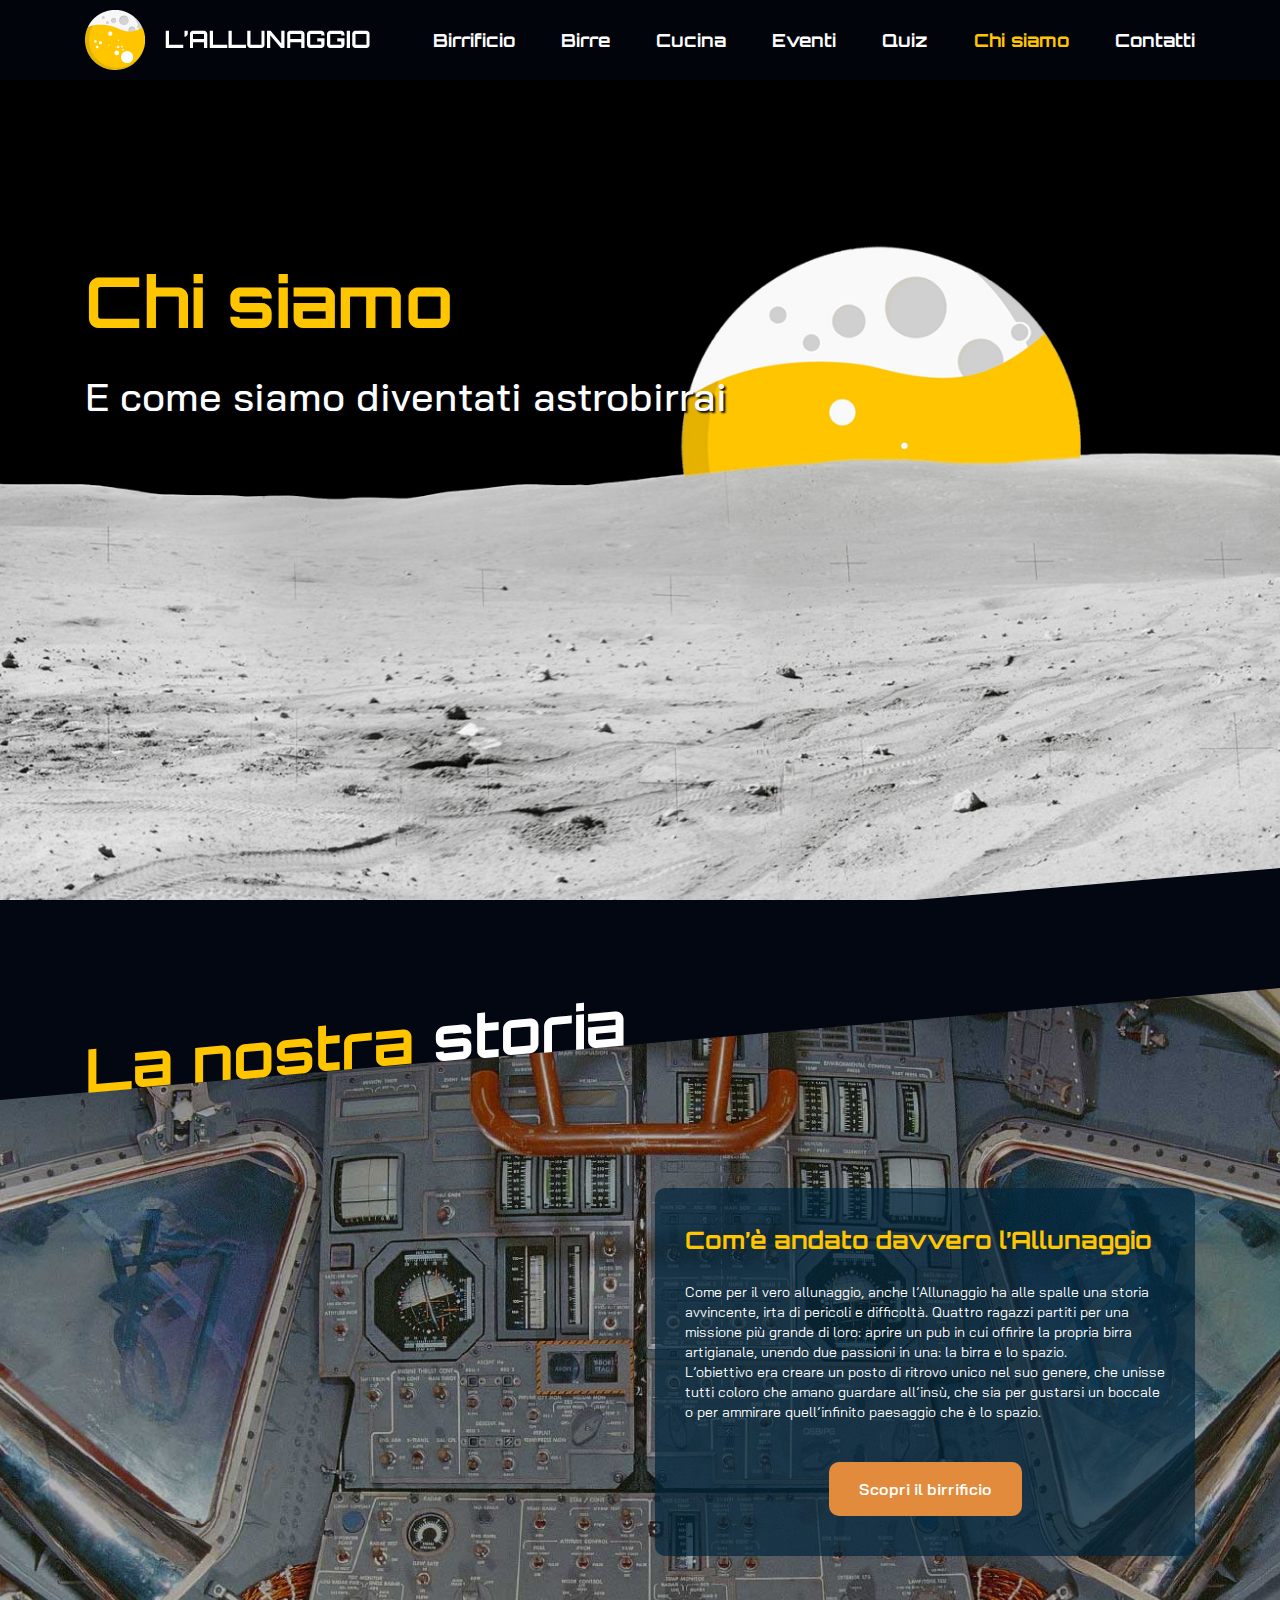
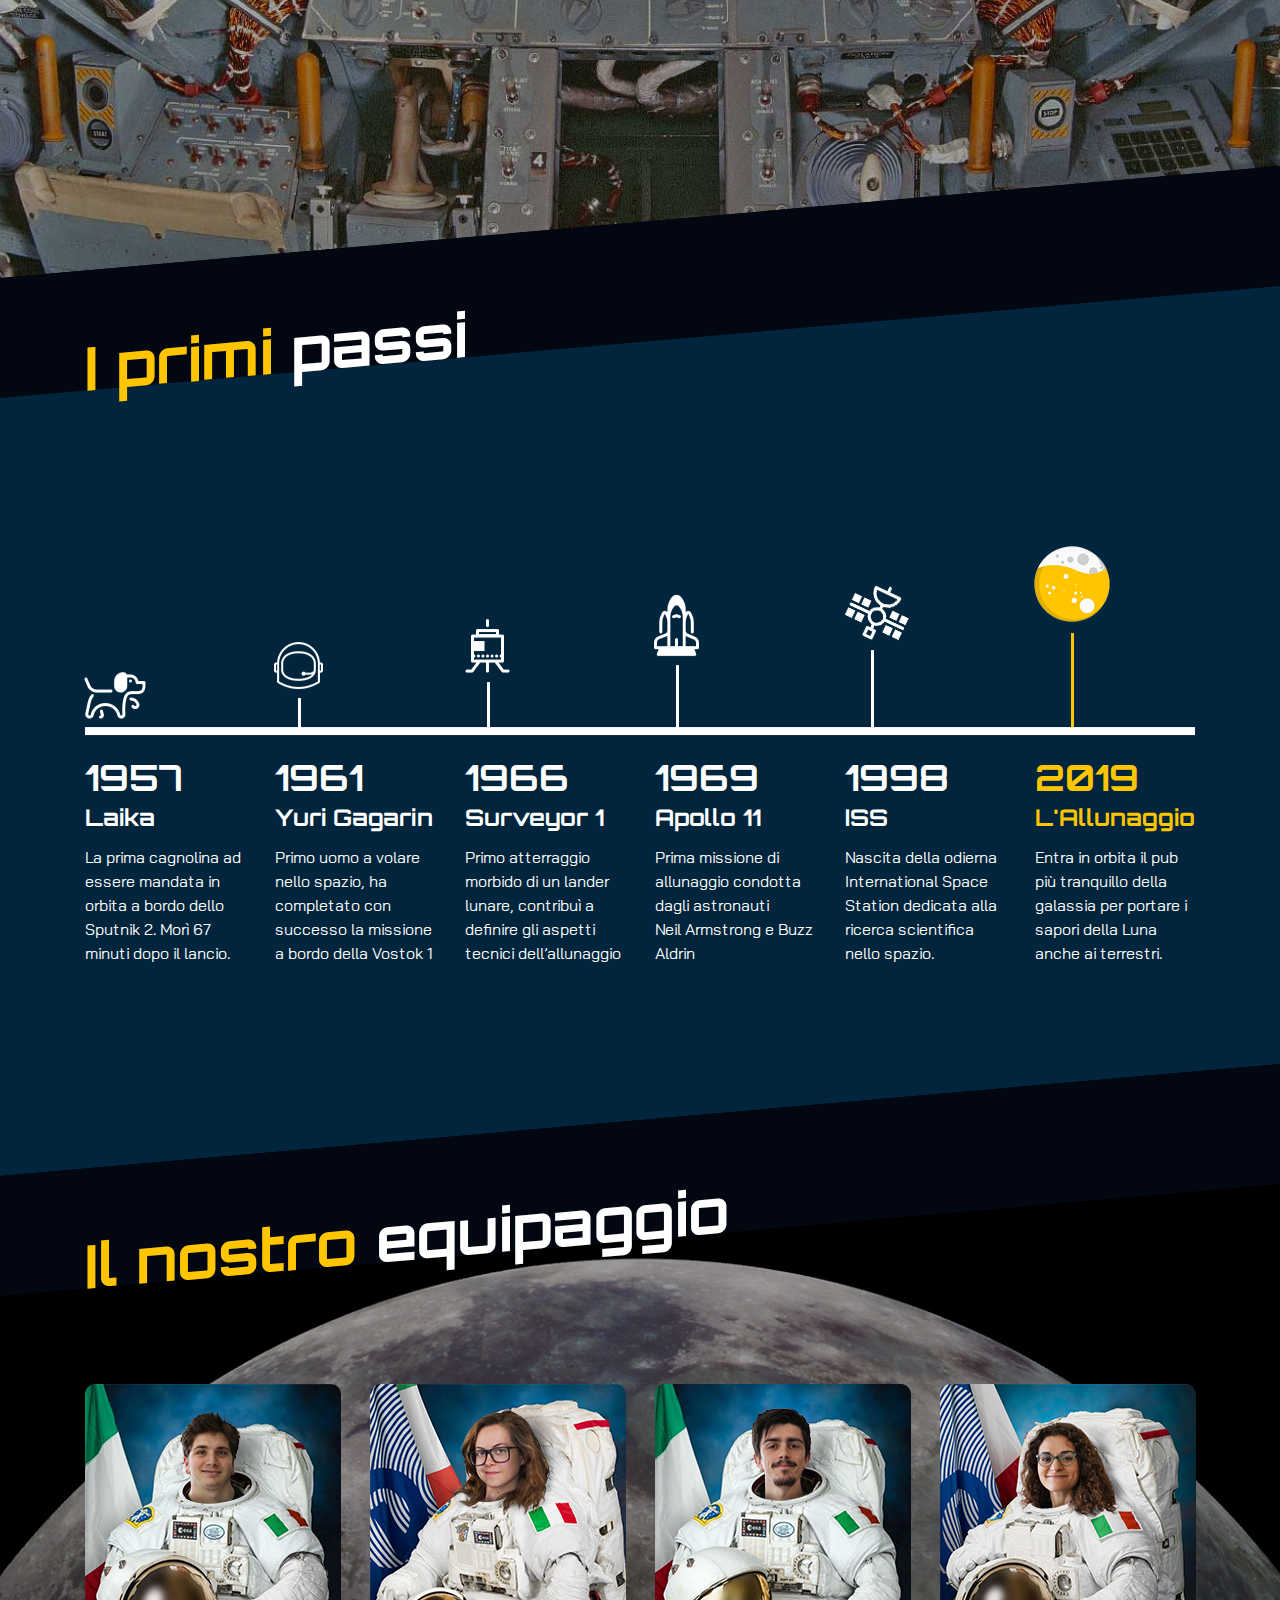
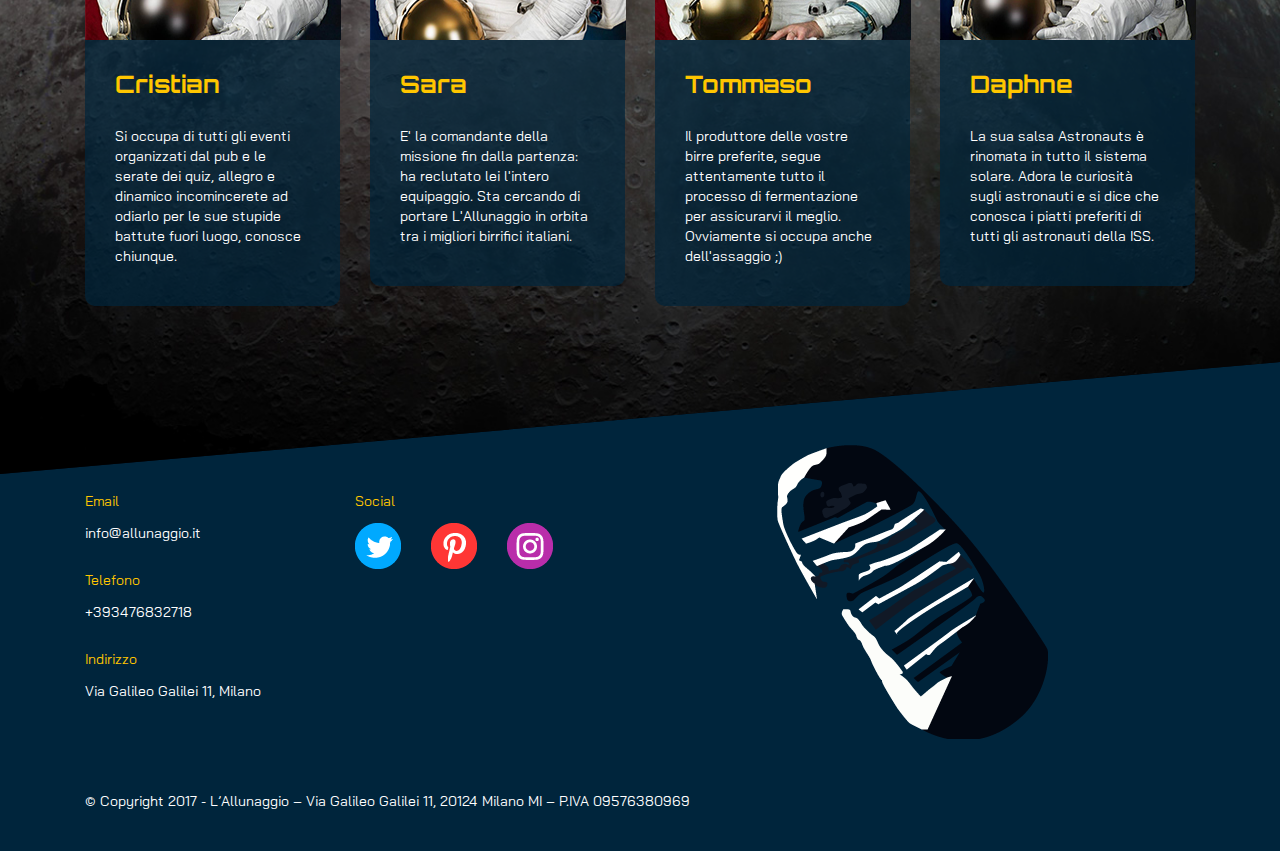
<file: chisiamo.html>
<!doctype html>
<html lang="it">
<head>
<meta charset="UTF-8">
<meta name="description" content="L'Allunaggio esiste grazie ai membri dell'Equipaggio che sono tra le colonne portanti della storia della birra spaziale.">
<title>L'Allunaggio - Chi Siamo</title>
<link rel="icon" href="images/logo-title.png" type = "image/x-icon">
<link href="stylesheet.css" rel="stylesheet" type="text/css">
<link href="https://fonts.googleapis.com/css?family=Bai+Jamjuree:400,400i,500,600|Orbitron:700&display=swap" rel="stylesheet">
</head>
<body>
	<!-- inizio barra di navigazione -->
	<div id="wrapper-nav">
		<nav id="container-nav">
			<div id="logo-nav">
				<a href="index.html">
				<img src="images/logo-nav.png" alt="Logo L'Allunaggio"></a>
			</div>
			<div id="voci-menu-nav"> 
				<ul>
					<li><a href="birrificio.html">Birrificio</a></li>
					<li><a href="birre.html">Birre</a></li>
					<li><a href="cucina.html">Cucina</a></li>
					<li><a href="eventi.html">Eventi</a></li>
					<li><a href="quiz.html">Quiz</a></li>
					<li><a href="chisiamo.html"><span class="giallo">Chi siamo</span></a></li>
					<li><a href="contatti.html">Contatti</a></li>
				</ul>
			</div>			
		</nav>
	</div>
	<main>
	<!-- inizio header -->
	<header id="wrapper-header-chisiamo" class="copertina"><!--maquindifacciamounimmagineunica? if NO then togli ID-->
		<div class="container-copertina"> 
			<hgroup>
				<h1>Chi siamo</h1>
				<h2>E come siamo diventati astrobirrai</h2>	
			</hgroup>
		</div>
	</header>
	<!-- SECTION 1-->
		<section class="section-storta">
			<div class="container-h3">
				<h3>La nostra <span class="bianco">storia</span></h3>
			</div>
			<div class="wrapper-storto">
				<div id="section-img1-chisiamo" class="img-section">
					<div class="container-section">
						<div class="card-6col-dx trans">
							<h4>Com’è andato davvero l’Allunaggio</h4>
							<p>Come per il vero allunaggio, anche l’Allunaggio ha alle spalle una storia avvincente, irta di pericoli e difficoltà. Quattro ragazzi partiti per una missione più grande di loro: aprire un pub in cui offirire la propria birra artigianale, unendo due passioni in una: la birra e lo spazio.
							<br>L’obiettivo era creare un posto di ritrovo unico nel suo genere, che unisse tutti coloro che amano guardare all’insù, che sia per gustarsi un boccale o per ammirare quell’infinito paesaggio che è lo spazio.</p>
							<div class="container-pulsante">
								<a href="birrificio.html" class="pulsante">Scopri il birrificio</a>
							</div> 
				        </div>
					</div>
				</div>
			</div>
		</section>
		<!-- SECTION 2-->
		<section class="section-storta">
			<div class="container-h3">
				<h3>I primi <span class="bianco">passi</span></h3>
			</div>
			<div class="wrapper-storto">
				<div id="section-img2-chisiamo" class="img-section">
					<div id="container-chisiamo-timeline" class="container-section">
						<div class="box-2col">
							<h4>1957</h4>
							<h5>Laika</h5>
							<p>La prima cagnolina ad essere mandata in orbita a bordo dello Sputnik 2. Morì 67 minuti dopo il lancio.</p>
						</div>
						<div class="box-2col">
							<h4>1961</h4>
							<h5>Yuri Gagarin</h5>
							<p>Primo uomo a volare nello spazio, ha completato con successo la missione a bordo della Vostok 1</p>
						</div>
						<div class="box-2col">
							<h4>1966</h4>
							<h5>Surveyor 1</h5>
							<p>Primo atterraggio morbido di un lander lunare, contribuì a definire gli aspetti tecnici dell’allunaggio </p>
						</div>
						<div class="box-2col">
							<h4>1969</h4>
							<h5>Apollo 11</h5>
							<p>Prima missione di allunaggio condotta dagli astronauti<br> Neil Armstrong e Buzz Aldrin</p>
						</div>
						<div class="box-2col">
							<h4>1998</h4>
							<h5>ISS</h5>
							<p>Nascita della odierna International Space Station dedicata alla ricerca scientifica nello spazio.</p>
						</div>
						<div class="box-2col">
							<h4><span class="giallo">2019</span></h4>
							<h5><span class="giallo">L'Allunaggio</span></h5>
							<p>Entra in orbita il pub più tranquillo della galassia per portare i sapori della Luna anche ai terrestri.</p>
						</div>
					</div>
				</div>
			</div>
		</section>
	<!-- SECTION 3-->
		<section class="section-storta">
			<div class="container-h3">
				<h3>Il nostro <span class="bianco">equipaggio</span></h3>
			</div>
			<div class="wrapper-storto">
				<div id="section-img3-chisiamo" class="img-section">
					<div class="container-section">
						<div class="card-3col-sx trans">
							<img class="photo-astronauta" src="images/cristian_equipaggio.jpg" alt="Astronauta 1">
							<h4>Cristian</h4>
							<p>Si occupa di tutti gli eventi organizzati dal pub e le serate dei quiz, allegro e dinamico incomincerete ad odiarlo per le sue stupide battute fuori luogo, conosce chiunque.</p>
				        </div>
						<div class="card-3col-sx trans">
							<img class="photo-astronauta" src="images/sara_equipaggio.jpg" alt="Astronauta 2">
							<h4>Sara</h4>
							<p>E' la comandante della missione fin dalla partenza: ha reclutato lei l'intero equipaggio. Sta cercando di portare L'Allunaggio in orbita tra i migliori birrifici italiani.</p>
				        </div>
						<div class="card-3col-sx trans">
							<img class="photo-astronauta" src="images/tommaso_equipaggio.jpg" alt="Astronauta 3">
							<h4>Tommaso</h4>
							<p>Il produttore delle vostre birre preferite, segue attentamente tutto il processo di fermentazione per assicurarvi il meglio. Ovviamente si occupa anche dell'assaggio ;)</p>
				        </div>
						<div class="card-3col-sx trans">
							<img class="photo-astronauta" src="images/daphne_equipaggio.jpg" alt="Astronauta 4">
							<h4>Daphne</h4>
							<p>La sua salsa Astronauts è rinomata in tutto il sistema solare. Adora le curiosità sugli astronauti e si dice che conosca i piatti preferiti di tutti gli astronauti della ISS.</p>
				        </div>
					</div>
				</div>
			</div>
		</section>
	</main>
	<!--inizio footer -->
	<footer>
		<section id="section-footer">
			<div id="container-footer">
				<div id="info-footer">
					<h6>Email</h6>
					<a href="mailto:info@allunaggio.it"><p>info@allunaggio.it</p></a>
					<h6>Telefono</h6>
					<a href="tel:3476332718"><p>+393476832718</p></a>
					<h6>Indirizzo</h6>
					<p>Via Galileo Galilei 11, Milano</p>
				</div>
				<nav id="social-footer">
					<h6>Social</h6>
					<div class="social-icon-footer">
						<a href="https://www.twitter.com/hashtag/spacephotos" target="_blank"><img src="images/Twitter.png" alt="Twitter"></a>
					</div>
					<div class="social-icon-footer">
						<a href="https://www.pinterest.it/nasa/" target="_blank"><img src="images/Pinterest.png" alt="Pinterest"></a>
					</div>
					<div class="social-icon-footer">
						<a href="https://www.instagram.com/explore/tags/space/" target="_blank"><img src="images/Instagram.png" alt="Instagram"></a>
					</div>
				</nav>
				<img src="images/Ricalco_Impronta.png" alt="Impronta di Armstrong" id="impronta-footer">
				<div id="copyright-footer">
					<p>© Copyright 2017 - L’Allunaggio – Via Galileo Galilei 11, 20124 Milano MI – P.IVA 09576380969</p> 
				</div>
			</div>	
		</section>
	</footer>
</body>
</html>
</file>
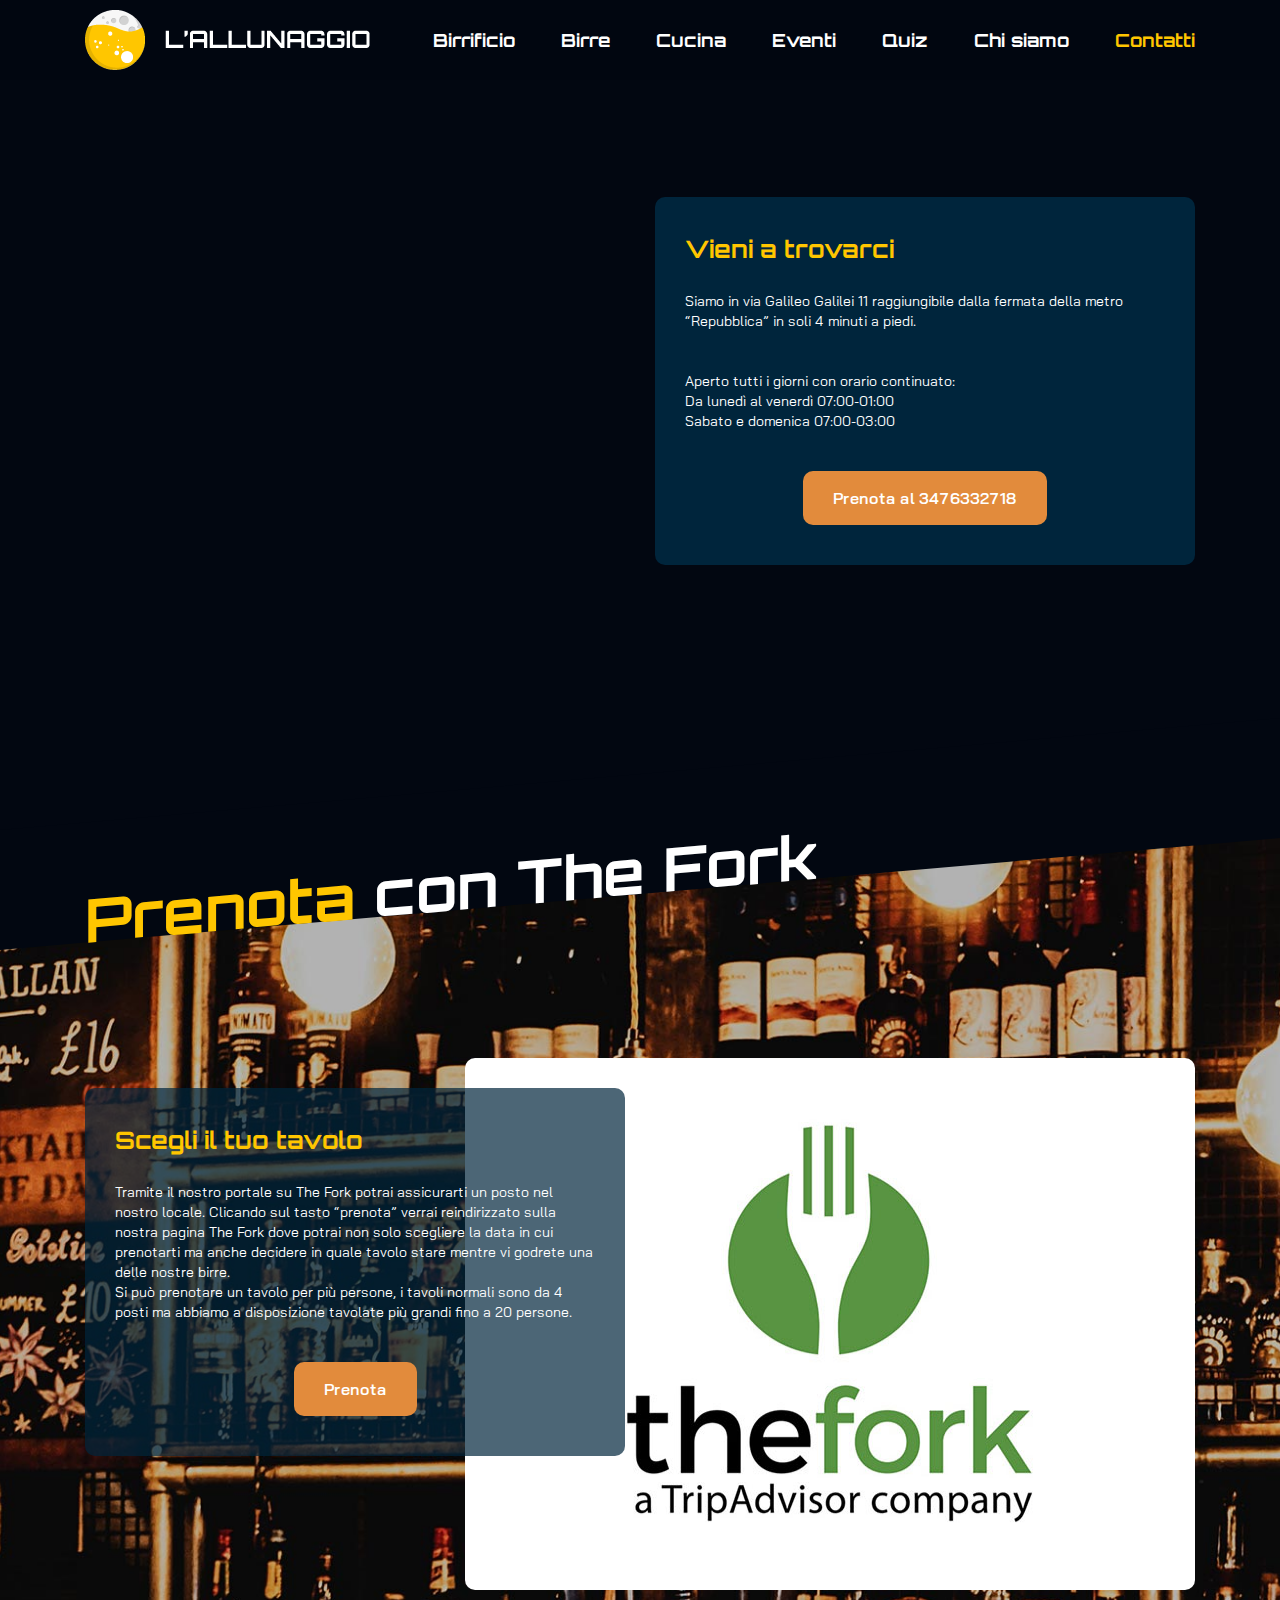
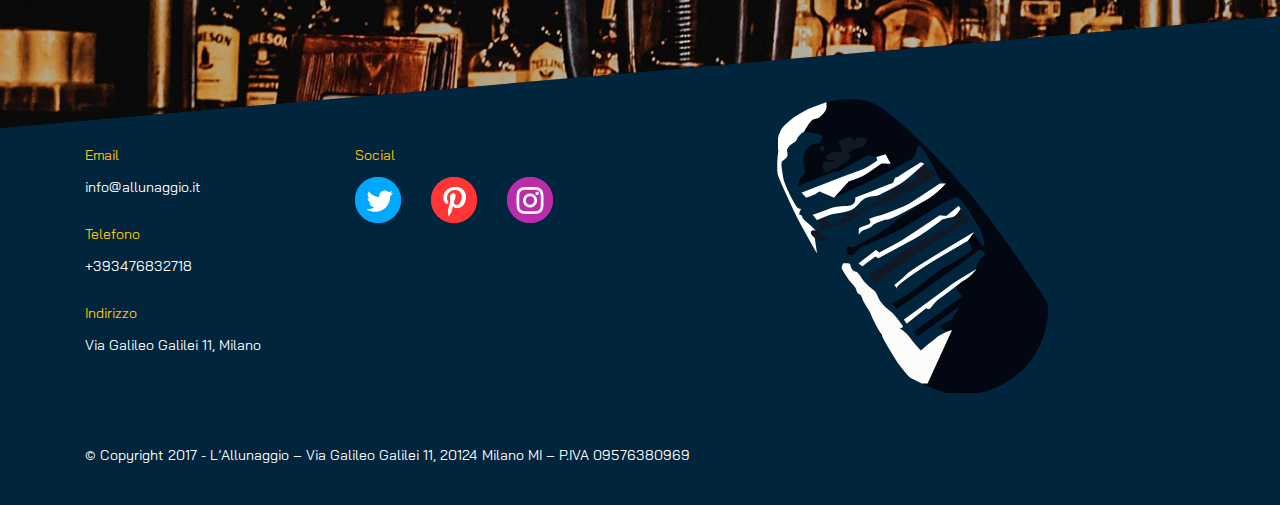
<file: contatti.html>
<!DOCTYPE html>
<html lang="it">
<head>
<meta charset="UTF-8">
<meta name="description" content="Contattaci per prenotare un tavolo o ti perderai il prossimo allunaggio! Prenota su The Fork oppure al numero 3476332718">
<title>L'Allunaggio - Contatti</title>
<link rel="icon" href="images/logo-title.png" type = "image/x-icon">
<link href="stylesheet.css" rel="stylesheet" type="text/css">
<link href="https://fonts.googleapis.com/css?family=Bai+Jamjuree:400,400i,500,600|Orbitron:700&display=swap" rel="stylesheet">
</head>
<body>
	<!-- inizio barra di navigazione -->
	<div id="wrapper-nav">
		<nav id="container-nav">
			<div id="logo-nav">
				<a href="index.html">
				<img src="images/logo-nav.png" alt="Logo L'Allunaggio"></a>
			</div>
			<div id="voci-menu-nav"> 
				<ul>
					<li><a href="birrificio.html">Birrificio</a></li>
					<li><a href="birre.html">Birre</a></li>
					<li><a href="cucina.html">Cucina</a></li>
					<li><a href="eventi.html">Eventi</a></li>
					<li><a href="quiz.html">Quiz</a></li>
					<li><a href="chisiamo.html">Chi siamo</a></li>
					<li><a href="contatti.html"><span class="giallo">Contatti</span></a></li>
				</ul>
			</div>			
		</nav>
	</div>
	<!-- inizio header -->
	<header class="copertina copertina-contatti">
		<div class="container-copertina" id="container-copertina-contatti">
            <iframe src="https://www.google.com/maps/embed?pb=!1m18!1m12!1m3!1d2797.468060906035!2d9.194336215430782!3d45.48051847910111!2m3!1f0!2f0!3f0!3m2!1i1024!2i768!4f13.1!3m3!1m2!1s0x4786c6c938928333%3A0xf475e08b4095156d!2sVia%20Galileo%20Galilei%2C%2011%2C%2020124%20Milano%20MI!5e0!3m2!1sit!2sit!4v1577795737585!5m2!1sit!2sit" ></iframe>
            <div class="card-6col-dx" id="sovrapposizione">
                <h1>Vieni a trovarci</h1>
				<p>Siamo in via Galileo Galilei 11 raggiungibile dalla fermata della metro “Repubblica” in soli 4 minuti a piedi. </p>
				<p>Aperto tutti i giorni con orario continuato:<br>Da lunedì al venerdì 07:00-01:00<br>Sabato e domenica 07:00-03:00</p>
			    <div class="container-pulsante">
				<a href="tel:+393476332718" class="pulsante">Prenota al 3476332718</a>
                </div>
            </div>
		</div>
	</header>
	<!--inizio contenuti pagina -->
	<main>
		<!-- SECTION 1-->
		<section class="section-storta">
			<div class="container-h3">
				<h2>Prenota <span class="bianco">con The Fork</span></h2>
			</div>
			<div class="wrapper-storto">
				<div id="section-img-contatti" class="img-section">
					<div class="container-section">
						<div class="card-6col-sx trans margin-top-50">
							<h4>Scegli il tuo tavolo</h4>
							<p>Tramite il nostro portale su The Fork potrai assicurarti un posto nel nostro locale. 
								Clicando sul tasto “prenota” verrai reindirizzato sulla nostra pagina The Fork dove potrai non solo scegliere la data in cui prenotarti ma anche decidere in quale tavolo stare mentre vi godrete una delle nostre birre.<br> 
								Si può prenotare un tavolo per più persone, i tavoli normali sono da 4 posti ma abbiamo a disposizione tavolate più grandi fino a 20 persone.</p>
							<div class="container-pulsante">
								<a target="blank" href="https://www.thefork.it/citta/milano/348156" class="pulsante">Prenota</a>
							</div>
						</div>
						<img src="images/thefork.jpg" alt="logo TheFork" id="img-contatti-thefork" class="card-img-dx">
					</div>
				</div>
			</div>
		</section>
	</main>
	<!--inizio footer -->
	<footer>
		<section id="section-footer">
			<div id="container-footer">
				<div id="info-footer">
					<h6>Email</h6>
					<a href="mailto:info@allunaggio.it"><p>info@allunaggio.it</p></a>
					<h6>Telefono</h6>
					<a href="tel:3476332718"><p>+393476832718</p></a>
					<h6>Indirizzo</h6>
					<p>Via Galileo Galilei 11, Milano</p>
				</div>
				<nav id="social-footer">
					<h6>Social</h6>
					<div class="social-icon-footer">
						<a href="https://www.twitter.com/hashtag/spacephotos" target="_blank"><img src="images/Twitter.png" alt="Twitter"></a>
					</div>
					<div class="social-icon-footer">
						<a href="https://www.pinterest.it/nasa/" target="_blank"><img src="images/Pinterest.png" alt="Pinterest"></a>
					</div>
					<div class="social-icon-footer">
						<a href="https://www.instagram.com/explore/tags/space/" target="_blank"><img src="images/Instagram.png" alt="Instagram"></a>
					</div>
				</nav>
				<img src="images/Ricalco_Impronta.png" alt="Impronta di Armstrong" id="impronta-footer">
				<div id="copyright-footer">
					<p>© Copyright 2017 - L’Allunaggio – Via Galileo Galilei 11, 20124 Milano MI – P.IVA 09576380969</p> 
				</div>
			</div>	
		</section>
	</footer>
</body>
</html>
</file>
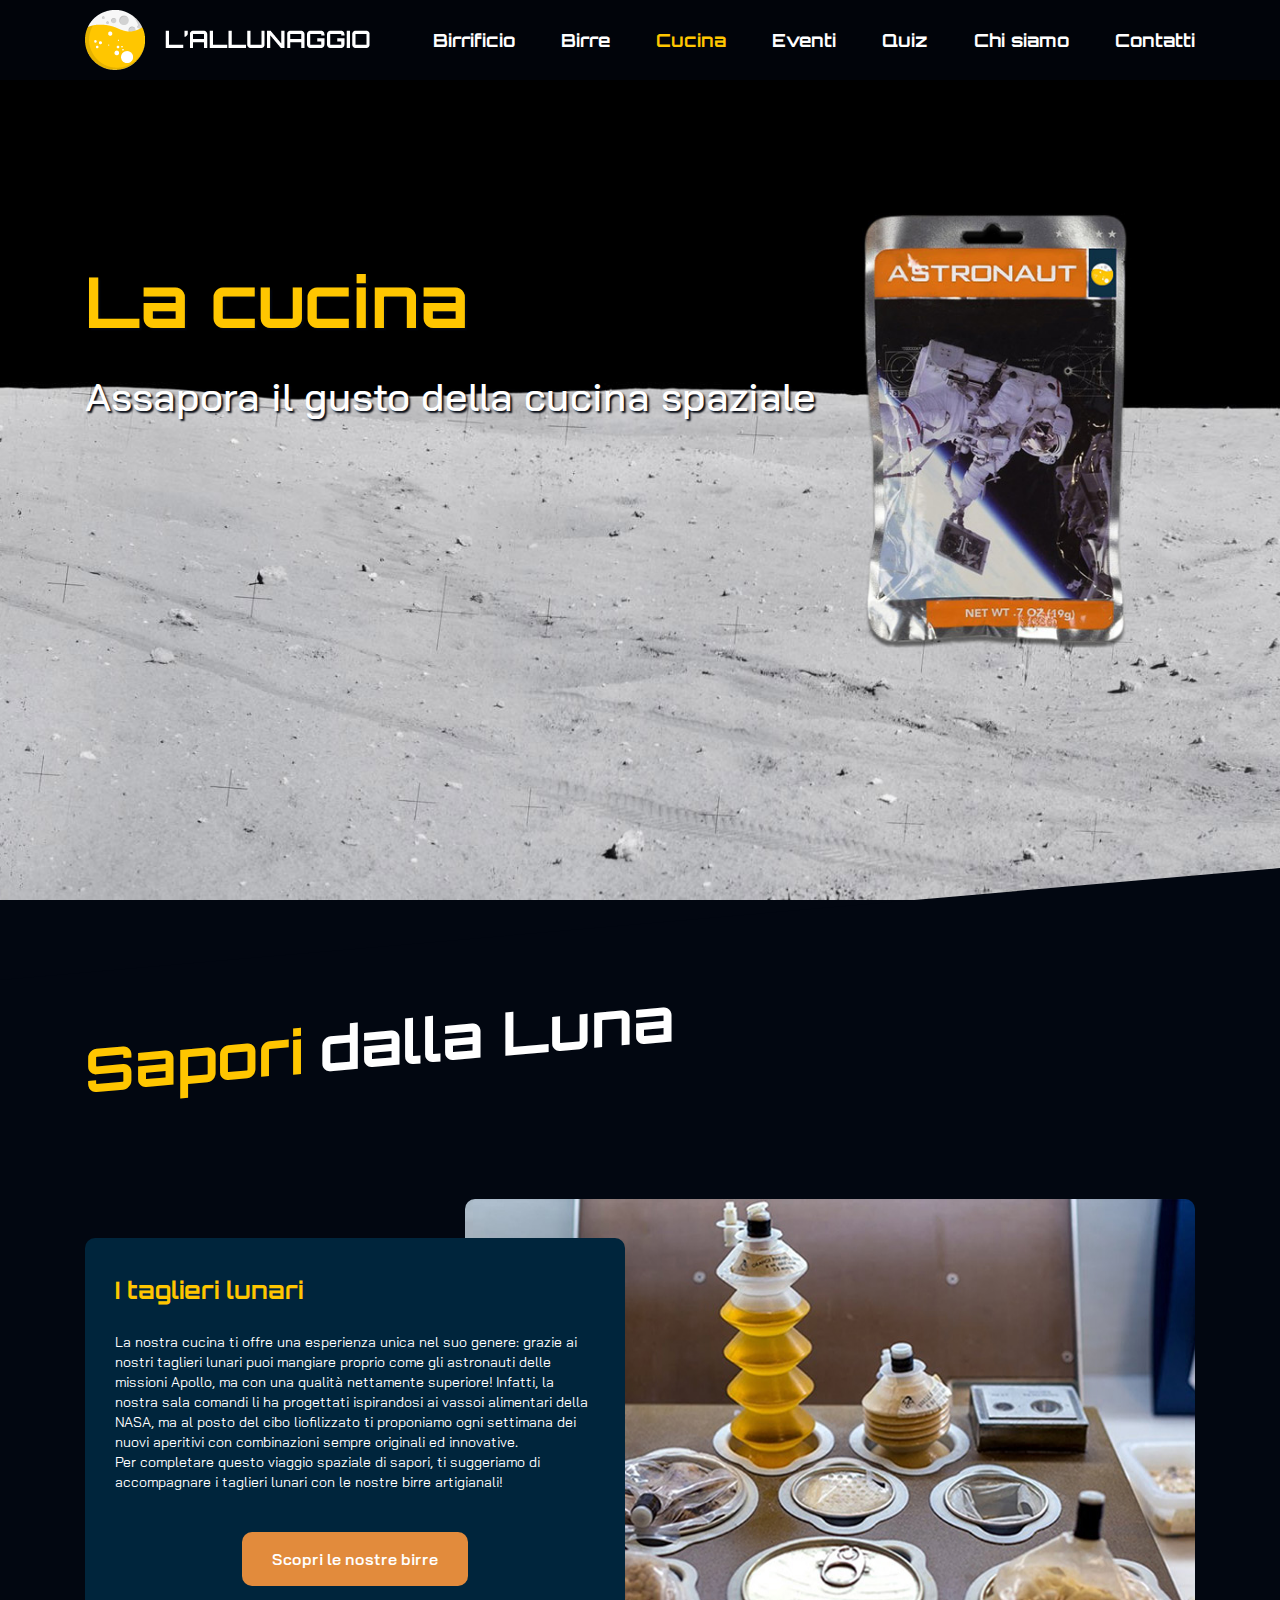
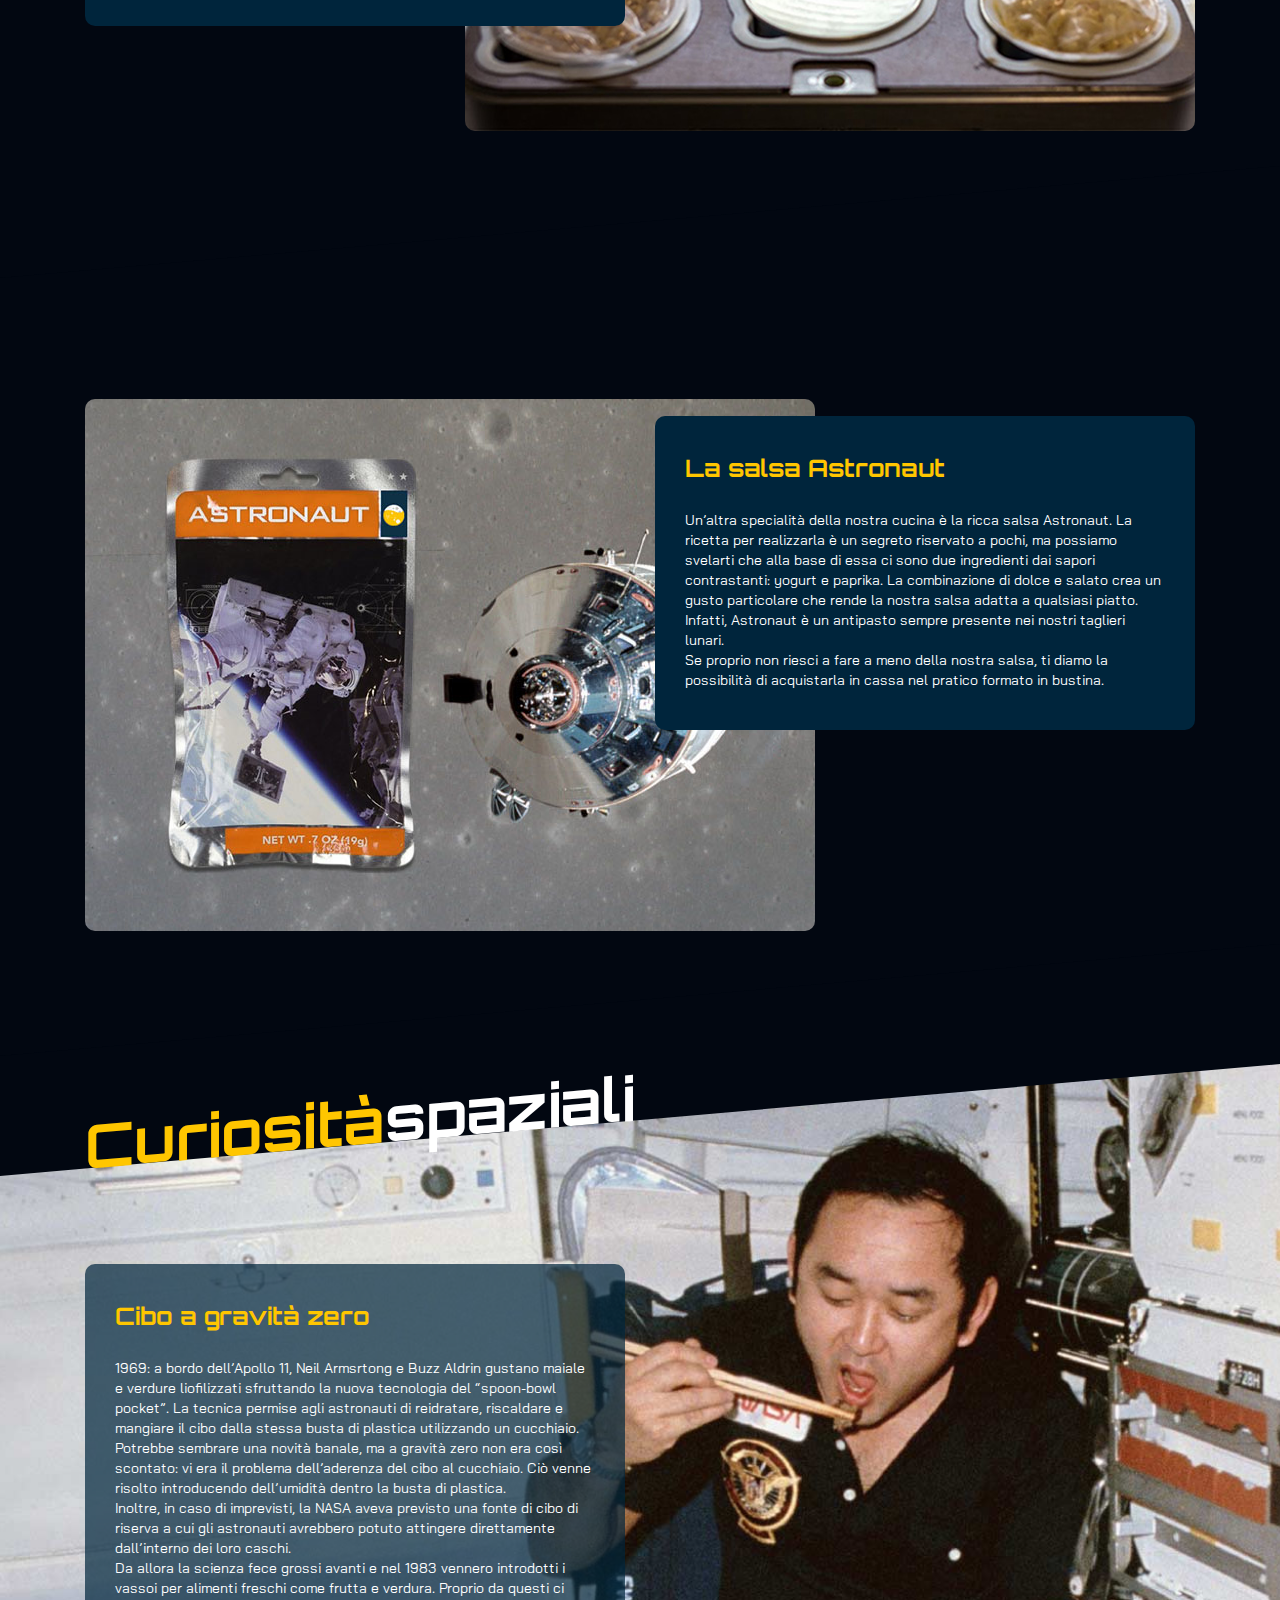
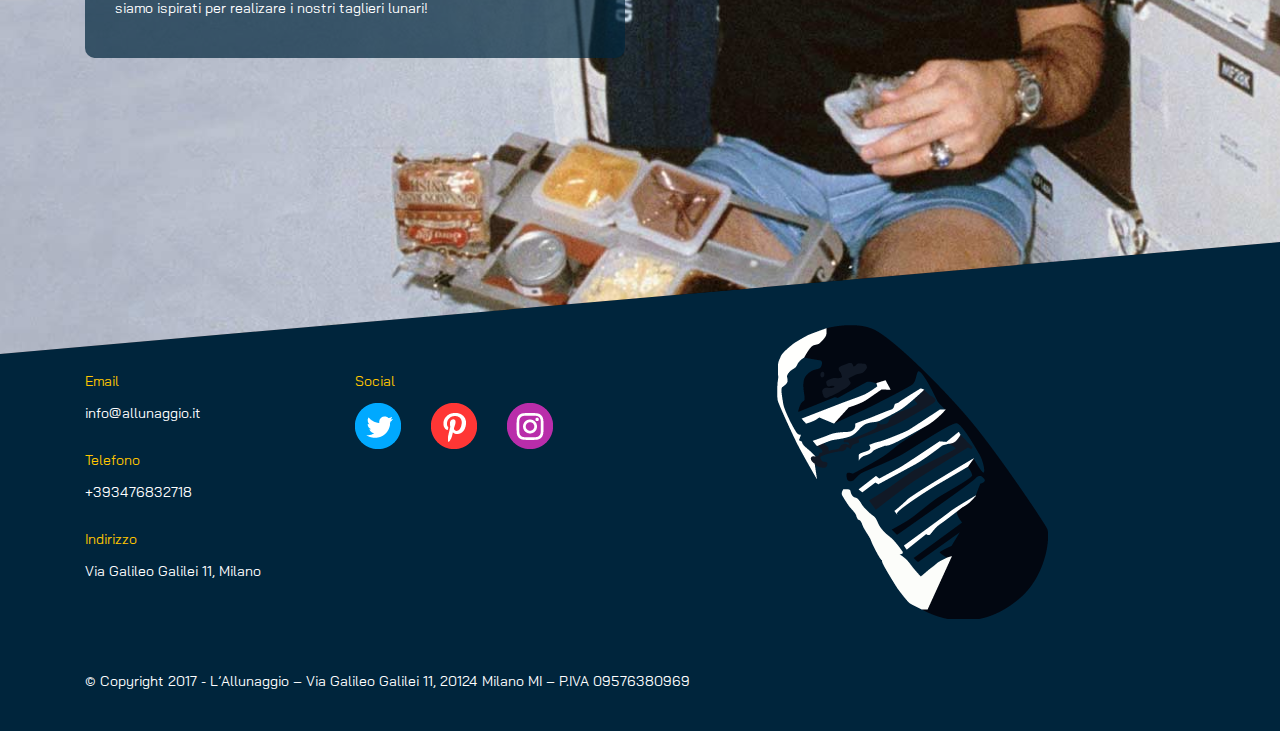
<file: cucina.html>
<!doctype html>
<html lang="it">
<head>
<meta charset="UTF-8">
<meta name="description" content="L’Allunaggio ti propone una cucina ispirata al cibo spaziale, vieni a scoprirla!">
<title>L'Allunaggio - Cucina</title>
<link rel="icon" href="images/logo-title.png" type = "image/x-icon">
<link href="stylesheet.css" rel="stylesheet" type="text/css">
<link href="https://fonts.googleapis.com/css?family=Bai+Jamjuree:400,400i,500,600|Orbitron:700&display=swap" rel="stylesheet">
</head>
<body>
	
	<!-- inizio barra di navigazione -->
	<div id="wrapper-nav">
		<nav id="container-nav">
			<div id="logo-nav">
				<a href="index.html">
				<img src="images/logo-nav.png" alt="Logo L'Allunaggio"></a>
			</div>
			<div id="voci-menu-nav"> 
				<ul>
					<li><a href="birrificio.html">Birrificio</a></li>
					<li><a href="birre.html">Birre</a></li>
					<li><a href="cucina.html"><span class="giallo">Cucina</span></a></li>
					<li><a href="eventi.html">Eventi</a></li>
					<li><a href="quiz.html">Quiz</a></li>
					<li><a href="chisiamo.html">Chi siamo</a></li>
					<li><a href="contatti.html">Contatti</a></li>
				</ul>
			</div>			
		</nav>
	</div>
	
	<!-- inizio header -->
	<header id="wrapper-header-cucina" class="copertina">
		<div class="container-copertina">
			<hgroup>
				<h1>La cucina</h1>
				<h2>Assapora il gusto della cucina spaziale</h2>	
			</hgroup>
		</div>
	</header>
	
	<!--inizio contenuti pagina -->
	<main>
		<!-- SECTION 1 TAGLIERI LUNARI -->
		<section class="section-storta">
			<div class="container-h3">
				<h3>Sapori <span class="bianco">dalla Luna</span></h3>
			</div>
			<div class="wrapper-storto">
				<div class="img-section">
					<div class="container-section">
						<div class="card-6col-sx margin-top-50">
							<h4>I taglieri lunari</h4>
							<p>La nostra cucina ti offre una esperienza unica nel suo genere: grazie ai nostri taglieri lunari puoi mangiare proprio come gli astronauti delle missioni Apollo, ma con una qualità nettamente superiore! Infatti, la nostra sala comandi li ha progettati ispirandosi ai vassoi alimentari della NASA, ma al posto del cibo liofilizzato ti proponiamo ogni settimana dei nuovi aperitivi con combinazioni sempre originali ed innovative. <br>Per completare questo viaggio spaziale di sapori, ti suggeriamo di accompagnare i taglieri lunari con le nostre birre artigianali!
							</p>
							<div class="container-pulsante">
								<a href="birre.html" class="pulsante">Scopri le nostre birre</a>
							</div> 
				        </div>
						<img class="card-img-dx" id="card1-img-cucina" src="images/taglierilunari.jpg" alt="I nostri taglieri lunari">
					</div>
				</div>
			</div>
		</section>
		<!-- SECTION 2-SALSA ASTRONAUT -->
		<section class="section-storta-778">
				<div class="img-section">
					<div class="container-section">
							
						<div class="card-6col-dx margin-top-50">
							<h4>La salsa Astronaut</h4>
							<p>Un’altra specialità della nostra cucina è la ricca salsa Astronaut. La ricetta per realizzarla è un segreto riservato a pochi, ma possiamo svelarti che alla base di essa ci sono due ingredienti dai sapori contrastanti: yogurt e paprika. La combinazione di dolce e salato crea un gusto particolare che rende la nostra salsa adatta a qualsiasi piatto. Infatti, Astronaut è un antipasto sempre presente nei nostri taglieri lunari. 
							<br>Se proprio non riesci a fare a meno della nostra salsa, ti diamo la possibilità di acquistarla in cassa nel pratico formato in bustina.
							</p>
				        </div>
						
						<img class="card-img-sx" id="card2-img-cucina" src="images/salsaAstronaut.jpg" alt="La nostra salsa Astronaut">
						
					</div>
				</div>
		</section>
		
		<!-- SECTION 3-CURIOSITA DALLO SPAZIO -->
		<section class="section-storta">
			<div class="container-h3">
				<h3>Curiosità<span class="bianco">spaziali</span></h3>
			</div>
			<div class="wrapper-storto">
				<div id="section3-img-cucina" class="img-section">
					<div class="container-section">
						<div class="card-6col-sx trans">
							<h4>Cibo a gravità zero</h4>
							<p>1969: a bordo dell’Apollo 11, Neil Armsrtong e Buzz Aldrin gustano maiale e verdure liofilizzati sfruttando la nuova tecnologia del “spoon-bowl pocket”. La tecnica permise agli astronauti di reidratare, riscaldare e mangiare il cibo dalla stessa busta di plastica utilizzando un cucchiaio. Potrebbe sembrare una novità banale, ma a gravità zero non era così scontato: vi era il problema dell’aderenza del cibo al cucchiaio. Ciò venne risolto introducendo dell’umidità dentro la busta di plastica. 
							<br>Inoltre, in caso di imprevisti, la NASA aveva previsto una fonte di cibo di riserva a cui gli astronauti avrebbero potuto attingere direttamente dall’interno dei loro caschi. 
							<br>Da allora la scienza fece grossi avanti e nel 1983 vennero introdotti i vassoi per alimenti freschi come frutta e verdura. Proprio da questi ci siamo ispirati per realizare i nostri taglieri lunari!
							</p>
				        </div>
					</div>
				</div>
			</div>
		</section>
	</main>
	
	<!--inizio footer -->
<footer>
       <section id="section-footer">
           <div id="container-footer">
               <div id="info-footer">
                   <h6>Email</h6>
                   <a href="mailto:info@allunaggio.it"><p>info@allunaggio.it</p></a>
                   <h6>Telefono</h6>
                   <a href="tel:3476332718"><p>+393476832718</p></a>
                   <h6>Indirizzo</h6>
                   <p>Via Galileo Galilei 11, Milano</p>
               </div>
               <nav id="social-footer">
                   <h6>Social</h6>
                   <div class="social-icon-footer">
                       <a href="https://www.twitter.com/hashtag/spacephotos" target="_blank"><img src="images/Twitter.png" alt="Twitter"></a>
                   </div>
                   <div class="social-icon-footer">
                       <a href="https://www.pinterest.it/nasa/" target="_blank"><img src="images/Pinterest.png" alt="Pinterest"></a>
                   </div>
                   <div class="social-icon-footer">
                       <a href="https://www.instagram.com/explore/tags/space/" target="_blank"><img src="images/Instagram.png" alt="Instagram"></a>
                   </div>
               </nav>
               <img src="images/Ricalco_Impronta.png" alt="Impronta di Armstrong" id="impronta-footer">
               <div id="copyright-footer">
                   <p>© Copyright 2017 - L’Allunaggio – Via Galileo Galilei 11, 20124 Milano MI – P.IVA 09576380969</p>
               </div>
           </div> 
       </section>
   </footer>

</body>
</html>
</file>
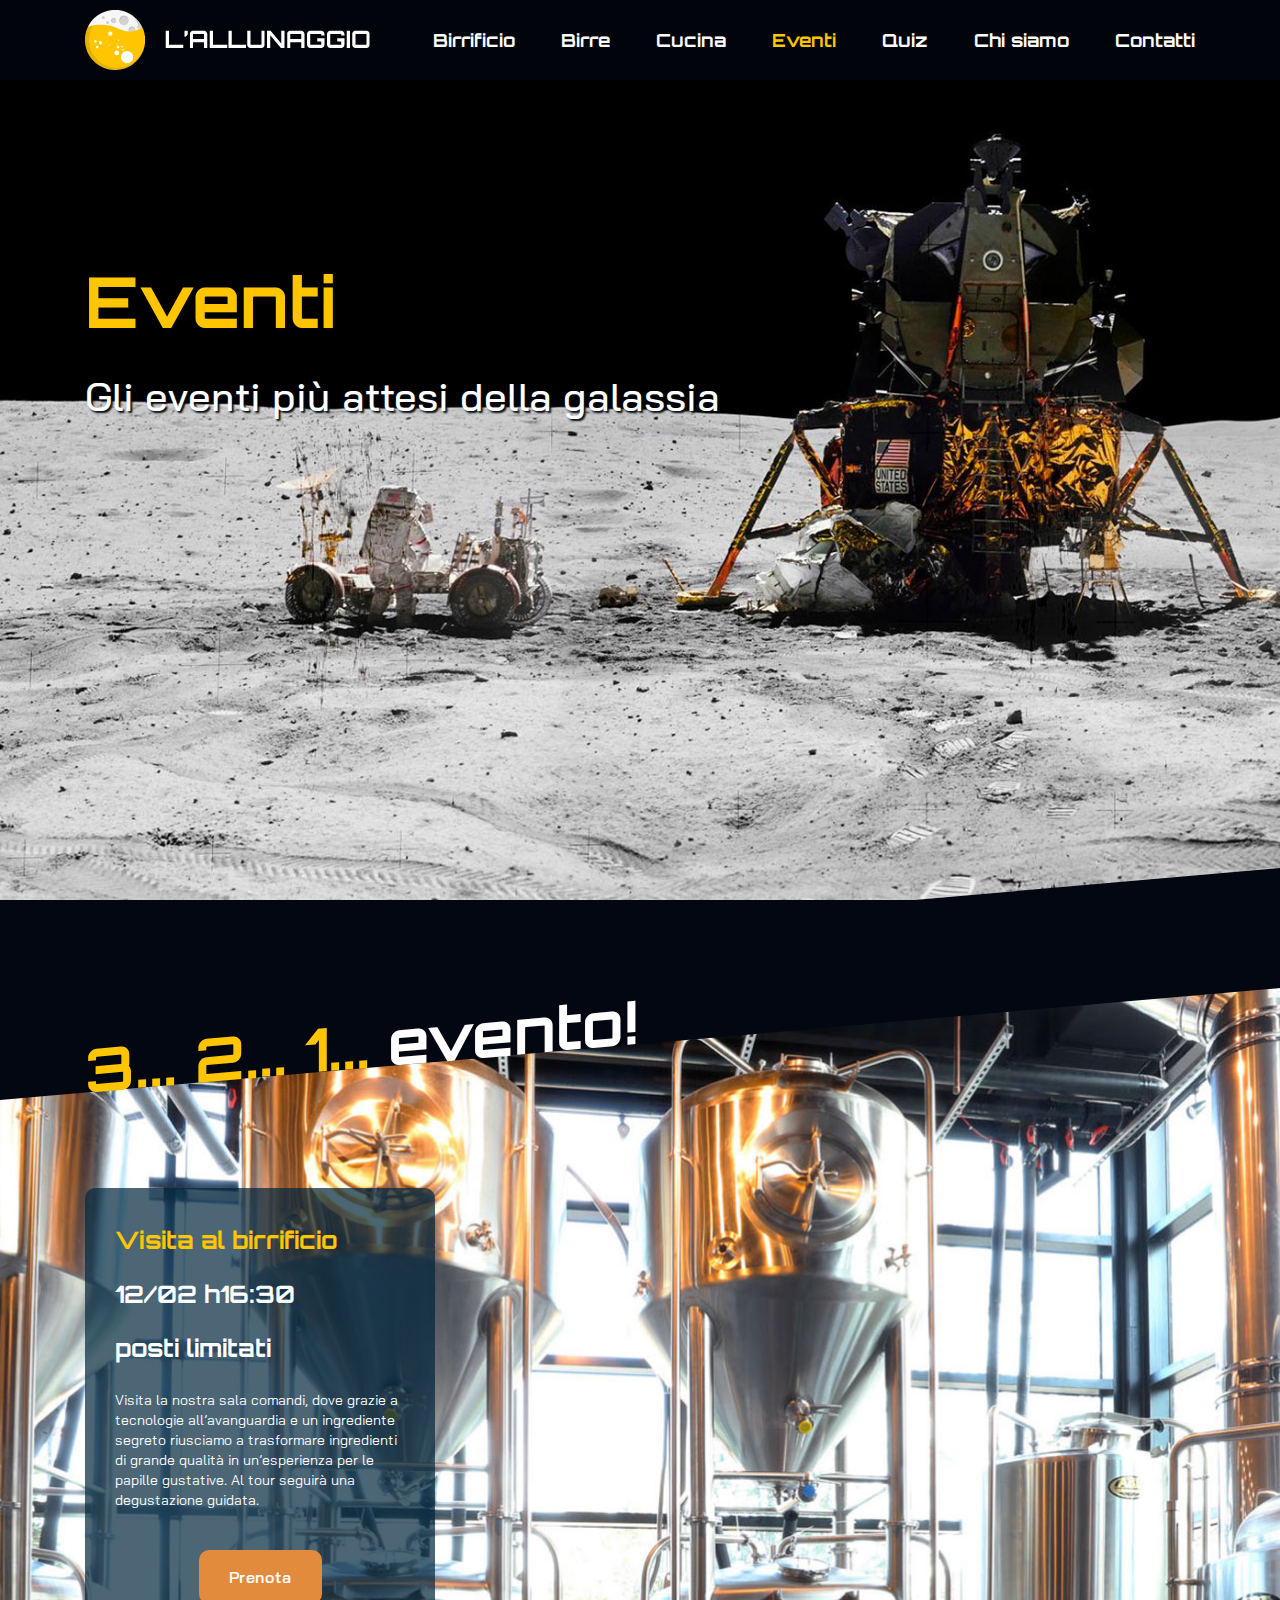
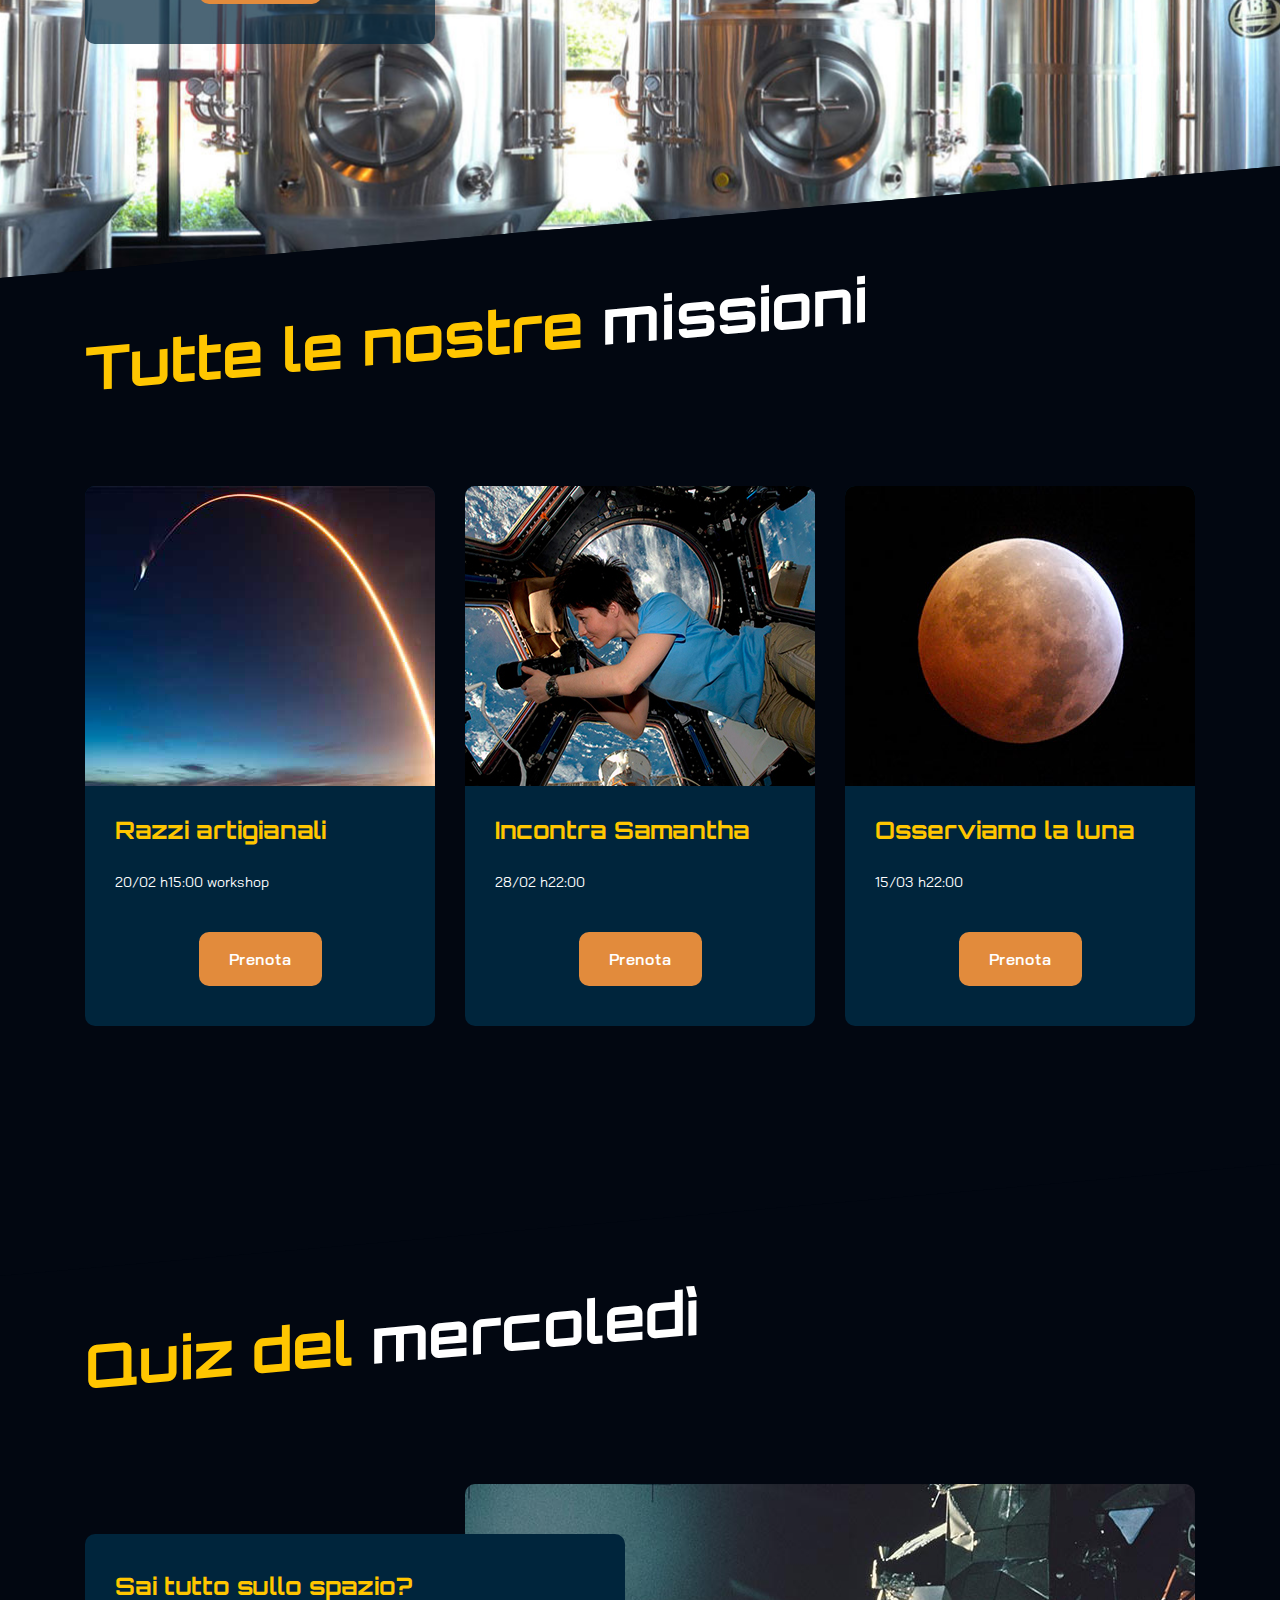
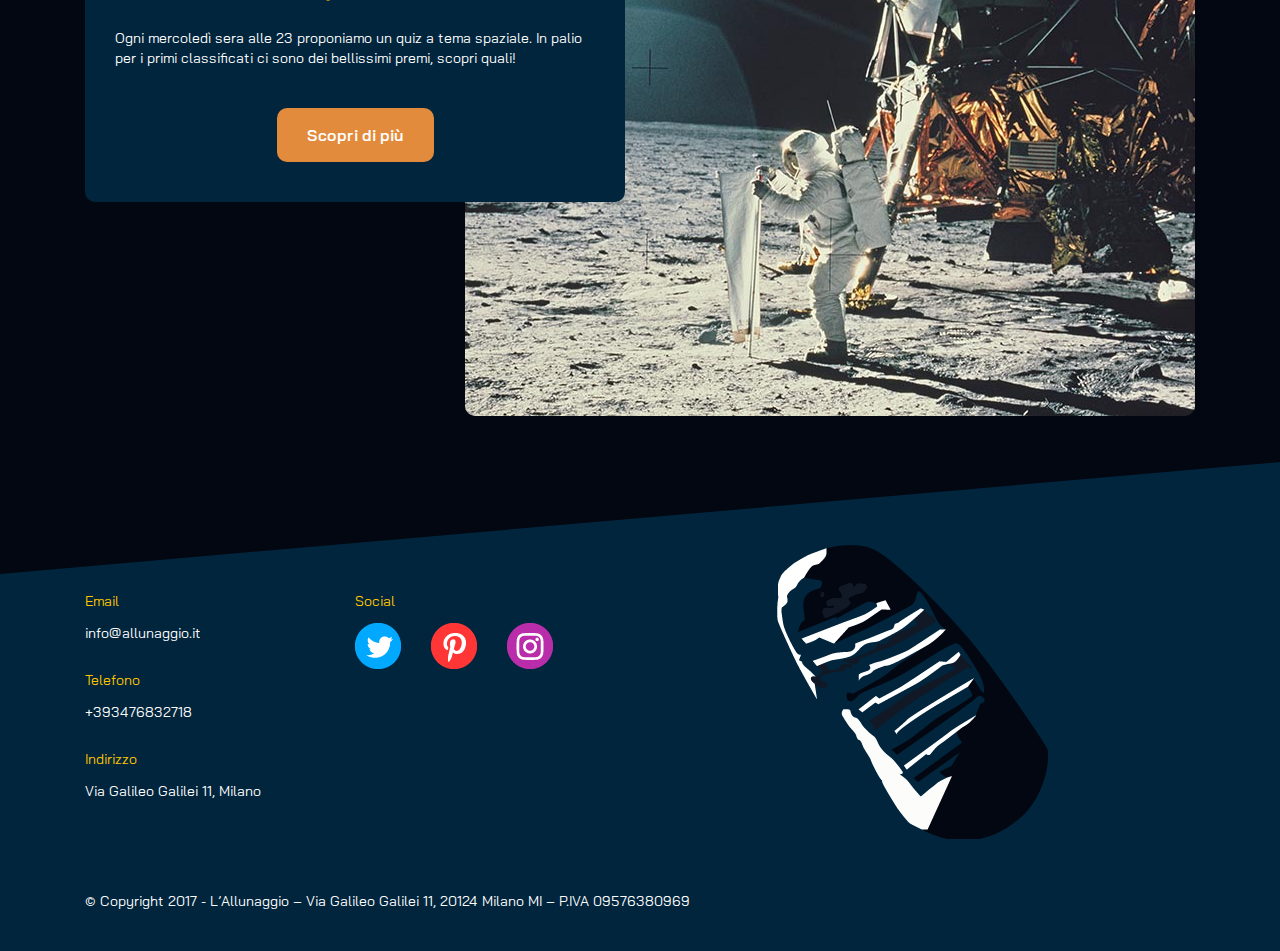
<file: eventi.html>
<!doctype html>
<html lang="it">
<head>
<meta charset="UTF-8">
<meta name="Description" content="L'Alunaggio ospita e organizza eventi a tema spaziale tutte le settimane. Dai uno sguardo!">
<title>L'Allunaggio - Eventi</title>
<link rel="icon" href="images/logo-title.png" type="image/x-icon">
<link href="stylesheet.css" rel="stylesheet" type="text/css">
<link href="https://fonts.googleapis.com/css?family=Bai+Jamjuree:400,400i,500,600|Orbitron:700&display=swap" rel="stylesheet">
</head>

<body>
	<!-- inizio barra di navigazione -->
	<div id="wrapper-nav">
		<nav id="container-nav">
			<div id="logo-nav">
				<a href="index.html">
				<img src="images/logo-nav.png" alt="Logo L'Allunaggio"></a>
			</div>
			<div id="voci-menu-nav"> 
				<ul>
					<li><a href="birrificio.html">Birrificio</a></li>
					<li><a href="birre.html">Birre</a></li>
					<li><a href="cucina.html">Cucina</a></li>
					<li><a href="eventi.html"><span class="giallo">Eventi</span></a></li>
					<li><a href="quiz.html">Quiz</a></li>
					<li><a href="chisiamo.html">Chi siamo</a></li>
					<li><a href="contatti.html">Contatti</a></li>
				</ul>
			</div>			
		</nav>
	</div>
	
	<!-- inizio header -->
	<header id="header-eventi" class="copertina">
		<div class="container-copertina">
			<hgroup>
				<h1>Eventi</h1>
				<h2>Gli eventi più attesi della galassia</h2>	
			</hgroup>
		</div>
	</header>
	
	<main>
		<!--SECTION 1-->
		<section class="section-storta">
			<div class="container-h3">
				<h3>3... 2... 1... <span class="bianco">evento!</span></h3>
			</div>
			
			<div class="wrapper-storto">
				<div id="img-section1-eventi" class="img-section">
					<div class="container-section">
						<div class="card-4col-sx trans">
							<h4>Visita al birrificio</h4>
							<h5>12/02  h16:30</h5>
							<h5>posti limitati</h5>
							<p>Visita la nostra sala comandi, dove grazie a tecnologie all’avanguardia e un ingrediente segreto riusciamo a trasformare ingredienti di grande qualità in un’esperienza per le papille gustative. Al tour seguirà una degustazione guidata.</p>
							<div class="container-pulsante"><a href="contatti.html" class="pulsante">Prenota</a></div>
						</div>
					</div>
				</div>
			</div>
		</section>
		
		<!--SECTION 2-->
		<section id="section-2-eventi" class="section-storta">
			<div class="container-h3">
				<h3>Tutte le nostre <span class="bianco">missioni</span></h3>
			</div>
			
			<div id="wrapper-storto-2-eventi" class="wrapper-storto">
				<div class="img-section">
					<div id="container-section-2-eventi" class="container-section">
						<!-- card 1-->
						<div class="card-4col-sx">
							<img class="img-card-eventi" src="images/Lancio-parabola.jpg" alt="Lancio di un razzo">
							<h4>Razzi artigianali</h4>
							<p>20/02   h15:00   workshop</p>
							<div class="container-pulsante"><a href="contatti.html" class="pulsante">Prenota</a></div>
						</div>
						
						<!-- card 2 -->
						<div class="card-4col-sx">
							<img class="img-card-eventi" src="images/astrosamantha-contenuto.jpg" alt="Samantha Cristoforetti">
							<h4>Incontra Samantha</h4>
							<p>28/02   h22:00</p>
							<div class="container-pulsante"><a href="contatti.html" class="pulsante">Prenota</a></div>
						</div>
						
						<!-- card 3 -->
						<div class="card-4col-sx">
							<img class="img-card-eventi" src="images/LunaRossa_evento3.jpg" alt="Luna al telescopio">
							<h4>Osserviamo la luna</h4>
							<p>15/03   h22:00</p>
							<div class="container-pulsante"><a href="contatti.html" class="pulsante">Prenota</a></div>
						</div>
					</div>
				</div>
			</div>
		</section>
		
		<!-- SECTION 3: QUIZ -->
		<section class="section-storta">
			<div class="container-h3">
				<h3>Quiz del <span class="bianco">mercoledì</span></h3>
			</div>
			
			<div class="wrapper-storto">
				<div class="img-section">
					<div class="container-section">
						<div class="card-6col-sx margin-top-50">
							<h4>Sai tutto sullo spazio?</h4>
							<p>Ogni mercoledì sera alle 23 proponiamo un quiz a tema spaziale. In palio per i primi classificati ci sono dei bellissimi premi, scopri quali!</p>
							<div class="container-pulsante"><a href="quiz.html" class="pulsante">Scopri di più</a></div>
						</div>
						
						<img src="images/Atterraggio.jpg" alt="Atterraggio sulla Luna" class="card-img-dx" id="img-section3-eventi">
					</div>
				</div>
			</div>
		</section>
	
</main>	

	<!--inizio footer -->
	 <footer>
       <section id="section-footer">
           <div id="container-footer">
               <div id="info-footer">
                   <h6>Email</h6>
                   <a href="mailto:info@allunaggio.it"><p>info@allunaggio.it</p></a>
                   <h6>Telefono</h6>
                   <a href="tel:3476332718"><p>+393476832718</p></a>
                   <h6>Indirizzo</h6>
                   <p>Via Galileo Galilei 11, Milano</p>
               </div>
               <nav id="social-footer">
                   <h6>Social</h6>
                   <div class="social-icon-footer">
                       <a href="https://www.twitter.com/hashtag/spacephotos" target="_blank"><img src="images/Twitter.png" alt="Twitter"></a>
                   </div>
                   <div class="social-icon-footer">
                       <a href="https://www.pinterest.it/nasa/" target="_blank"><img src="images/Pinterest.png" alt="Pinterest"></a>
                   </div>
                   <div class="social-icon-footer">
                       <a href="https://www.instagram.com/explore/tags/space/" target="_blank"><img src="images/Instagram.png" alt="Instagram"></a>
                   </div>
               </nav>
               <img src="images/Ricalco_Impronta.png" alt="Impronta di Armstrong" id="impronta-footer">
               <div id="copyright-footer">
                   <p>© Copyright 2017 - L’Allunaggio – Via Galileo Galilei 11, 20124 Milano MI – P.IVA 09576380969</p>
               </div>
           </div> 
       </section>
   </footer>

		

</body>
</html>
</file>
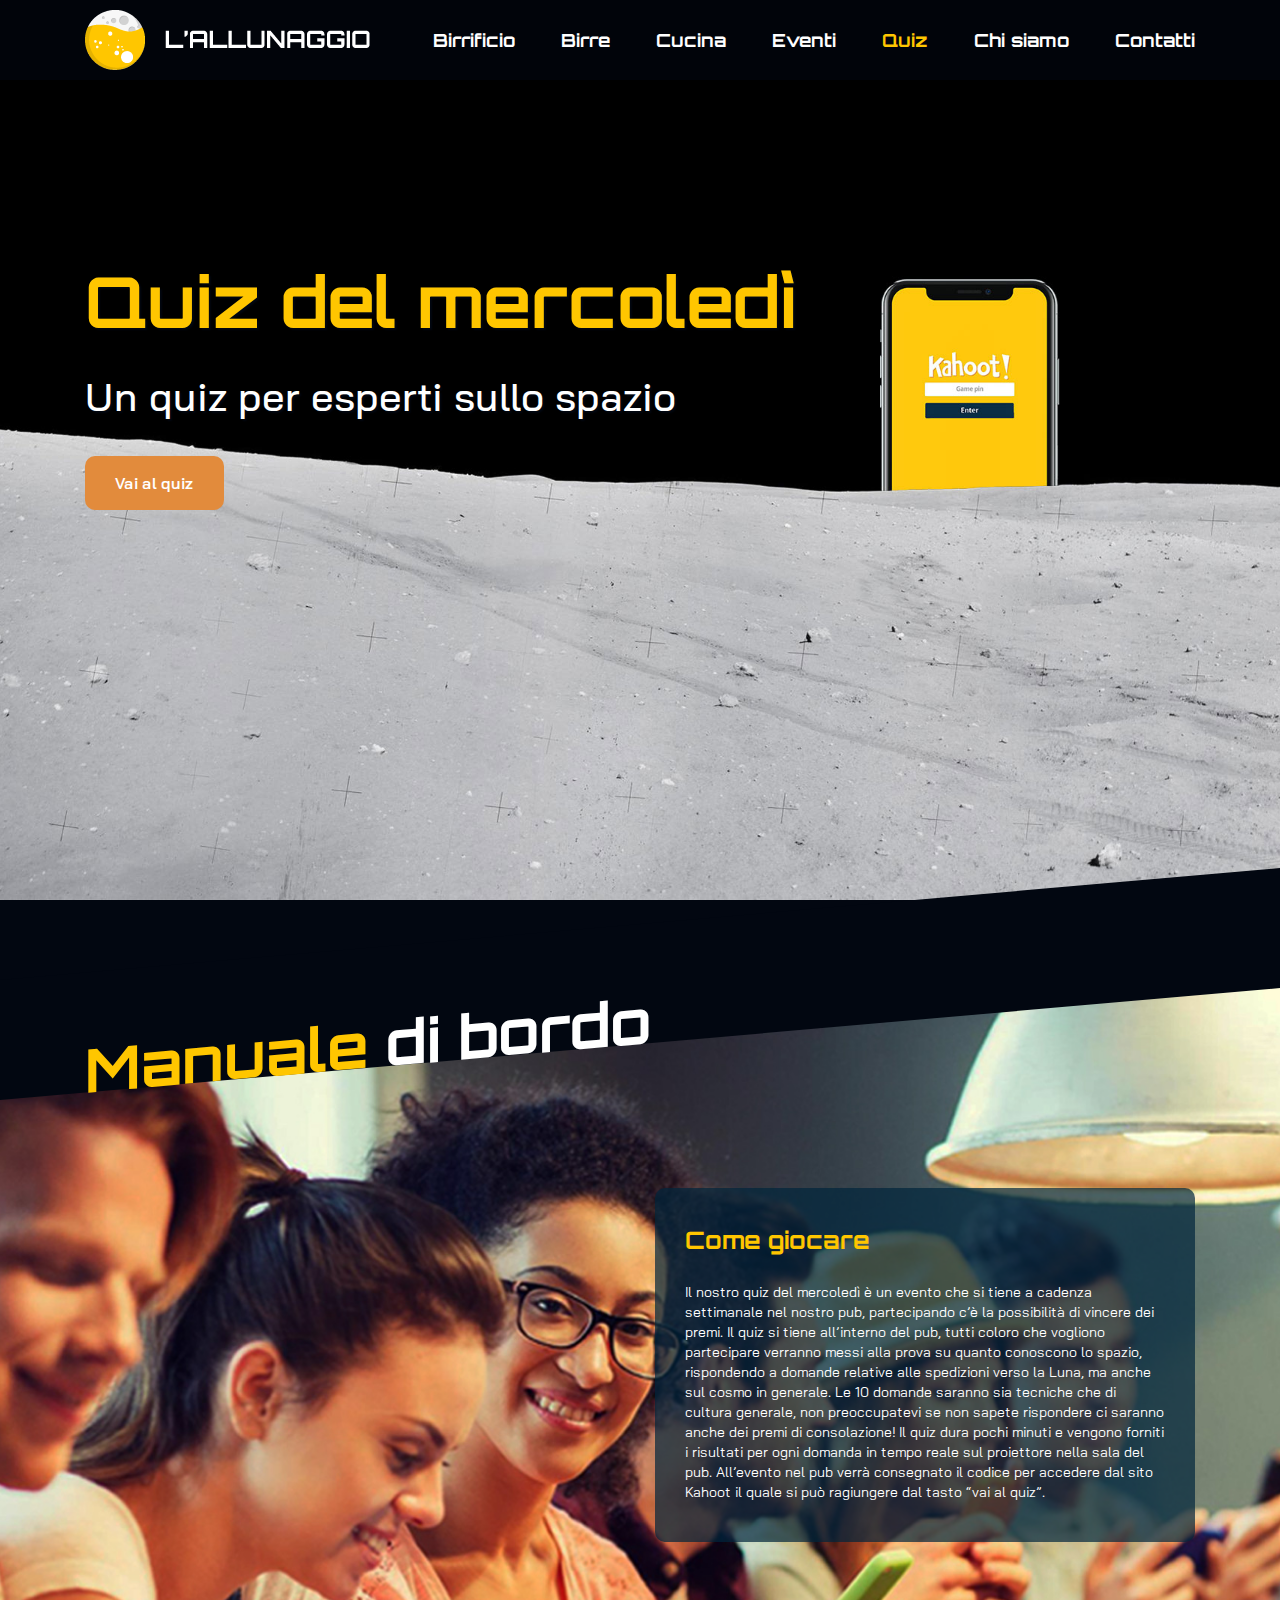
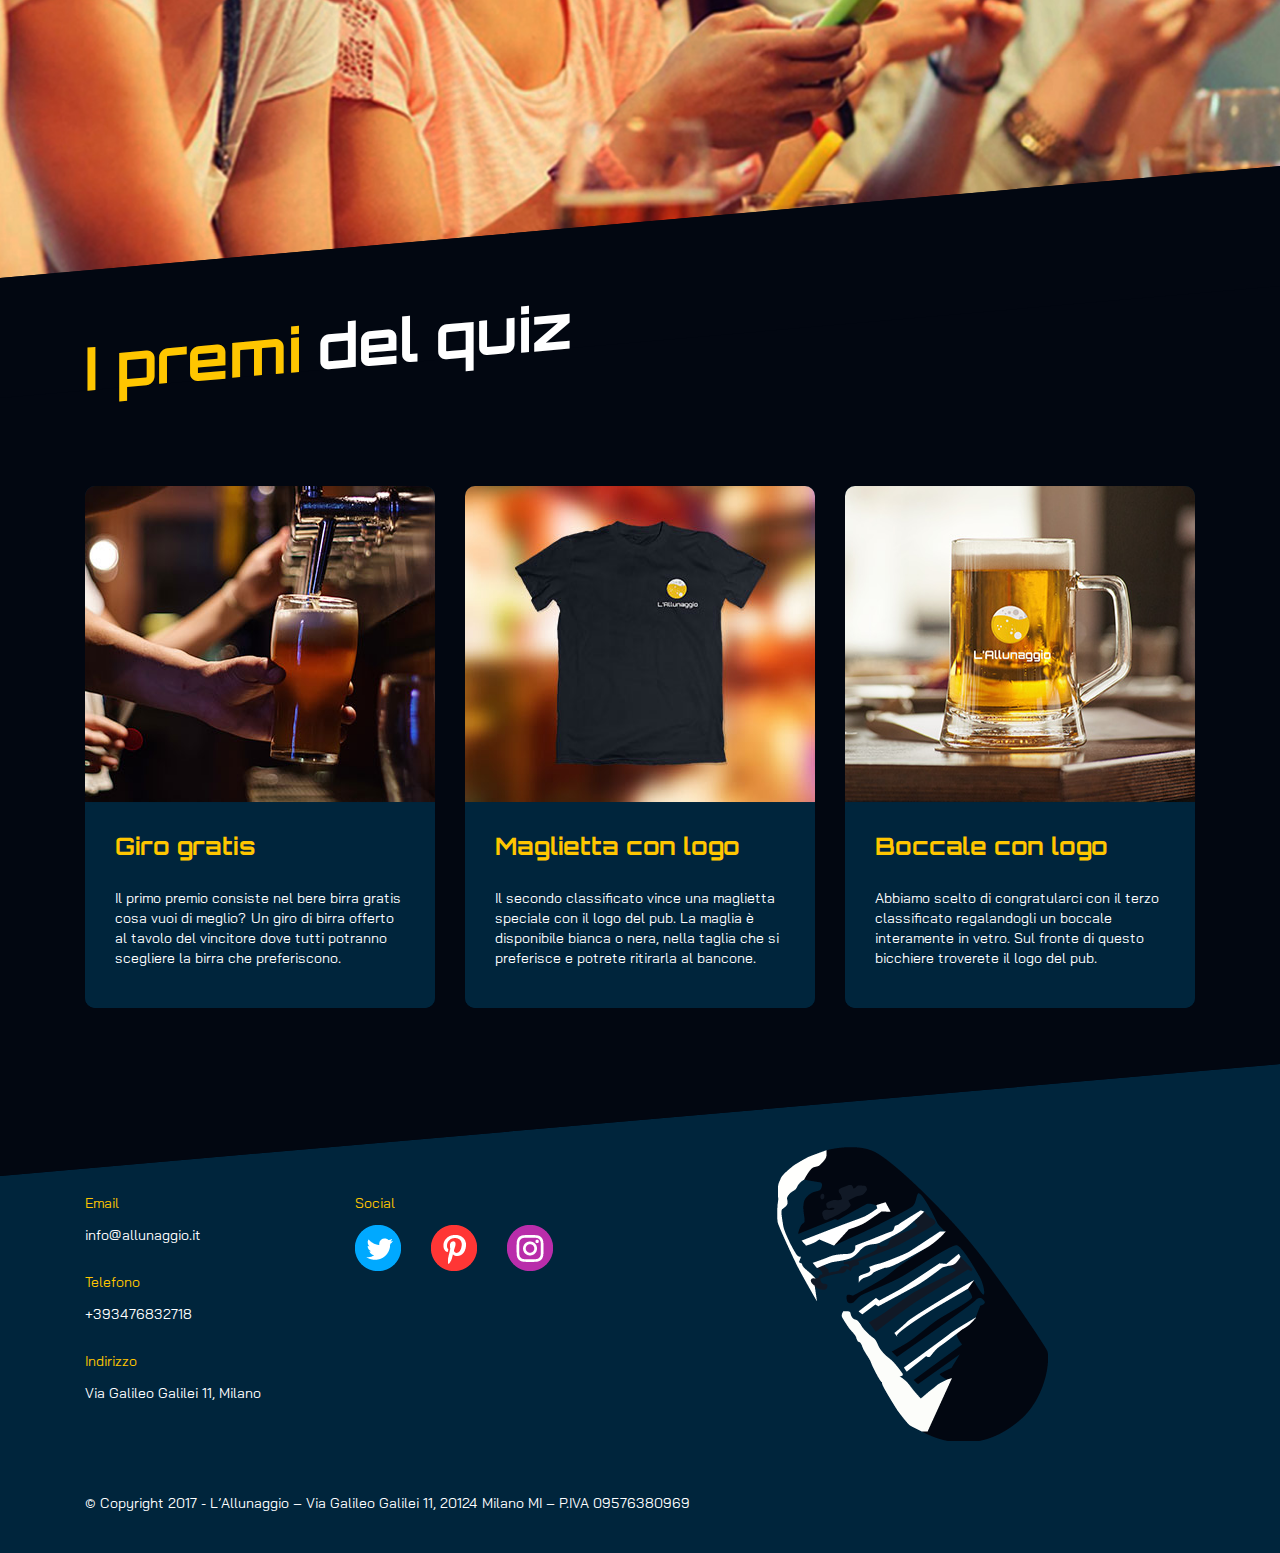
<file: quiz.html>
<!DOCTYPE html>
<html lang="it">
<head>
<meta charset="UTF-8">
<meta name="description" content="Partecipa alla sfida: ogni mercoledì al pub l'Allunaggio facciamo un quiz a tema spaziale con tanti premi in palio!">
<title>L'Allunaggio - Quiz</title>
<link rel="icon" href="images/logo-title.png" type = "image/x-icon">
<link href="stylesheet.css" rel="stylesheet" type="text/css">
<link href="https://fonts.googleapis.com/css?family=Bai+Jamjuree:400,400i,500,600|Orbitron:700&display=swap" rel="stylesheet">
</head>
<body>
	<!-- inizio barra di navigazione -->
	<div id="wrapper-nav">
		<nav id="container-nav">
			<div id="logo-nav">
				<a href="index.html">
				<img src="images/logo-nav.png" alt="Logo L'Allunaggio"></a>
			</div>
			<div id="voci-menu-nav"> 
				<ul>
					<li><a href="birrificio.html">Birrificio</a></li>
					<li><a href="birre.html">Birre</a></li>
					<li><a href="cucina.html">Cucina</a></li>
					<li><a href="eventi.html">Eventi</a></li>
					<li><a href="quiz.html"><span class="giallo">Quiz</span></a></li>
					<li><a href="chisiamo.html">Chi siamo</a></li>
					<li><a href="contatti.html">Contatti</a></li>
				</ul>
			</div>			
		</nav>
	</div>
	<!-- inizio header -->
	<header id="wrapper-header-quiz" class="copertina">
		<div class="container-copertina">
			<hgroup>
				<h1>Quiz del mercoledì</h1>
				<h2>Un quiz per esperti sullo spazio</h2>	
			</hgroup>
			<div class="container-pulsante" id="pulsante-quiz">
				<a target="blank" href="https://kahoot.it/?_ga=2.185648873.1167314469.1576772867-1283124312.1573738764&deviceId=c242486b-f19d-4b4e-8e65-b1fcc918691eR&sessionId=1576772867740" class="pulsante">Vai al quiz</a>
			</div>
		</div>
	</header>
	<!--inizio contenuti pagina -->
	<main>
		<!-- SECTION 1-->
		<section class="section-storta">
			<div class="container-h3">
				<h3>Manuale <span class="bianco">di bordo</span></h3>
			</div>
			<div class="wrapper-storto">
				<div id="section-img1-quiz" class="img-section">
					<div class="container-section">
						<div class="card-6col-dx trans">
							<h4>Come giocare</h4>
							<p>Il nostro quiz del mercoledì è un evento che si tiene a cadenza settimanale nel nostro pub, partecipando c’è la possibilità di vincere dei premi.
								Il quiz si tiene all’interno del pub, tutti coloro che vogliono partecipare verranno messi alla prova su quanto conoscono lo spazio, rispondendo a domande relative alle spedizioni verso la Luna, ma anche sul cosmo in generale.
								Le 10 domande saranno sia tecniche che di cultura generale, non preoccupatevi se non sapete rispondere ci saranno anche dei premi di consolazione!
								Il quiz dura pochi minuti e vengono forniti i risultati per ogni domanda in tempo reale sul proiettore nella sala del pub.
								All’evento nel pub verrà consegnato il codice per accedere dal sito Kahoot il quale si può ragiungere dal tasto “vai al quiz”.</p>
							</div> 
				        </div>
					</div>
				</div>
		</section>
		<!-- SECTION 2-->
		<section class="section-storta">
			<div class="container-h3">
				<h3>I premi <span class="bianco">del quiz</span></h3>
			</div>
			<div class="wrapper-storto">
				<div id="section-black-quiz" class="img-section">
					<div class="container-section">	
						<div class="contenitore-immagine-contenuto-premi">
								<img src="images/giro-di-birra-gratis.jpg" alt="Giro di birra gratis" >
							<div class="card-4col-sx-quiz">
								<h4>Giro gratis</h4>
								<p>Il primo premio consiste nel bere birra gratis cosa vuoi di meglio?
							Un giro di birra offerto al tavolo del vincitore dove tutti potranno scegliere la birra che preferiscono.</p>
							</div>
						</div>
						<div class="contenitore-immagine-contenuto-premi">
								<img src="images/maglietta-con-logo-allunaggio.jpg" alt="Maglietta con logo Allunaggio" >
							<div class="card-4col-sx-quiz">
								<h4>Maglietta con logo</h4>
								<p>Il secondo classificato vince una maglietta speciale con il logo del pub.
								 La maglia è disponibile bianca o nera, nella taglia che si preferisce e potrete ritirarla al bancone.</p>
							
							</div>
						</div>
						<div class="contenitore-immagine-contenuto-premi">
								<img src="images/boccale-con-logo-allunaggio.jpg" alt="Boccale con logo Allunaggio" >
							<div class="card-4col-sx-quiz">
								<h4>Boccale con logo</h4>
								<p>Abbiamo scelto di congratularci con il terzo classificato regalandogli un boccale interamente in vetro.
								 Sul fronte di questo bicchiere troverete il logo del pub. </p>
							</div>
						</div>
					</div>
				</div>
			</div>
		</section>
	</main>
	<!--inizio footer -->
	<footer>
		<section id="section-footer">
			<div id="container-footer">
				<div id="info-footer">
					<h6>Email</h6>
					<a href="mailto:info@allunaggio.it"><p>info@allunaggio.it</p></a>
					<h6>Telefono</h6>
					<a href="tel:3476332718"><p>+393476832718</p></a>
					<h6>Indirizzo</h6>
					<p>Via Galileo Galilei 11, Milano</p>
				</div>
				<nav id="social-footer">
					<h6>Social</h6>
					<div class="social-icon-footer">
						<a href="https://www.twitter.com/hashtag/spacephotos" target="_blank"><img src="images/Twitter.png" alt="Twitter"></a>
					</div>
					<div class="social-icon-footer">
						<a href="https://www.pinterest.it/nasa/" target="_blank"><img src="images/Pinterest.png" alt="Pinterest"></a>
					</div>
					<div class="social-icon-footer">
						<a href="https://www.instagram.com/explore/tags/space/" target="_blank"><img src="images/Instagram.png" alt="Instagram"></a>
					</div>
				</nav>
				<img src="images/Ricalco_Impronta.png" alt="Impronta di Armstrong" id="impronta-footer">
				<div id="copyright-footer">
					<p>© Copyright 2017 - L’Allunaggio – Via Galileo Galilei 11, 20124 Milano MI – P.IVA 09576380969</p> 
				</div>
			</div>	
		</section>
	</footer>
</body>
</html>
</file>
<file: stylesheet.css>
@charset "UTF-8";
/* CSS Document */

html, body, div, span, applet, object, iframe,
h1, h2, h3, h4, h5, h6, p, blockquote, pre,
a, abbr, acronym, address, big, cite, code,
del, dfn, em, img, ins, kbd, q, s, samp,
small, strike, strong, sub, sup, tt, var,
b, u, i, center,
dl, dt, dd, ol, ul, li,
fieldset, form, label, legend,
table, caption, tbody, tfoot, thead, tr, th, td,
article, aside, canvas, details, embed, 
figure, figcaption, footer, header, hgroup, 
menu, nav, output, ruby, section, summary,
time, mark, audio, video {
	margin: 0;
	padding: 0;
	border: 0;
	font-size: 100%;
	font: inherit;
	vertical-align: baseline;
}
/* HTML5 display-role reset for older browsers */
article, aside, details, figcaption, figure, 
footer, header, hgroup, menu, nav, section {
	display: block;
}
body {
	line-height: 1;
}
ol, ul {
	list-style: none;
}
blockquote, q {
	quotes: none;
}
blockquote:before, blockquote:after,
q:before, q:after {
	content: '';
	content: none;
}
table {
	border-collapse: collapse;
	border-spacing: 0;
}
/*****FINE CSS RESET*****/
/*QUI INIZIA IL DIVERTIMENTO*/
/************TAG GENERICI*************/
::-webkit-scrollbar {
	width: 10px;
  }
  /* colore sfondo */ 
  ::-webkit-scrollbar-track {
	background: #020711; 
  }
  /* colore barretta */
  ::-webkit-scrollbar-thumb {
	background:  #ffc600;
	border-radius: 5px;
  }
  ::-webkit-scrollbar-thumb:hover {
	background: #e28b3c;
  }  
body {
	font-family: 'Bai Jamjuree',sans-serif;
	color:#fff;
	background-color: #020711;
}
hgroup{
	margin-bottom: 40px;
}
h1 {
	font-family: 'Orbitron',sans-serif;
	font-weight: bold;
	font-size: 70px;
	color: #ffc600;
	margin-bottom: 40px;
	text-shadow: 2px 2px 2px #020711; 
}
h2 {
	font-family: 'Bai Jamjuree',sans-serif;
	font-weight: 500;
	font-size: 40px;
	color: #FFFFFF;
	text-shadow: 2px 2px 2px #020711; 
}
h3 {
	font-family: 'Orbitron',sans-serif;
	font-weight: bold;
	font-size: 60px;
	color: #ffc600;
	position: absolute;
	bottom: -7px;
	z-index: 5;
}
h4 {
	font-family: 'Orbitron',sans-serif;
	font-weight: bold;
	font-size: 24px;
	color: #ffc600;
	margin-bottom: 30px;
}
h5 {
	font-family: 'Orbitron',sans-serif;
	font-weight: bold;
	font-size: 24px;
	color: #fff;
	margin-bottom: 30px;	
}
h6 {
	font-family: 'Bai Jamjuree',sans-serif;
	font-weight: 400;
	font-size: 14px;
	color: #ffc600;
	margin-bottom: 15px;
}
a {
	text-decoration: none;
	color:#fff;
	transition: all 400ms ease-in-out;
}
a.pulsante:hover{
	background-color:#ffc600;}

p {
	margin-bottom: 40px;
	line-height: 20px;
	font-weight: 400;
	font-size: 14px;
}

/************SPAN*************/
.bianco {color:#fff}
.giallo {color:#ffc600}
.corsivo {font-style: italic;}

/************CLASSI VALIDE PER PIU PAGINE*************/
.copertina { 
	background-color: #020711;
	height: 980px;
	width: 100%;
	background-repeat: no-repeat; 
	background-size: cover;
		-webkit-background-size: cover;
  		-moz-background-size: cover;
		-o-background-size: cover;
	background-attachment: fixed;
}
.container-copertina {
	width:1110px;
	padding-left: 30px;
	padding-right: 30px;
	padding-top: 266px;
	margin-right: auto;
	margin-left: auto;
}
.container-pulsante{
	width: 100%;
	text-align: center;
	height: 35px;
	padding-top: 19px;
	margin-bottom: 40px;
}
.pulsante{
	font-family: 'Bai Jamjuree',sans-serif;
	font-weight: 600;
	font-size: 16px;
	background-color: #e28b3c;
	border-radius: 10px;
	padding: 17px 30px;
	margin-bottom: 57px;
	margin-top: 17px;
}
.section-storta{
	background-color: #020711;
  	width: 100%;
 	height: 898px;
  	-webkit-transform: skew(0, -5deg) translateY(calc(50vw/-11.43));
    -ms-transform: skew(0, -5deg) translateY(calc(50vw/-11.43));
    transform: skew(0, -5deg) translateY(calc(50vw/-11.43));
}
.section-storta-778 { 
	width: 100%;
 	height: 778px;
  	-webkit-transform: skew(0, -5deg) translateY(calc(50vw/-11.43));
    -ms-transform: skew(0, -5deg) translateY(calc(50vw/-11.43));
    transform: skew(0, -5deg) translateY(calc(50vw/-11.43));
	background-color: #020711;
}
.container-h3 {
	width: 1110px;
	padding-left: 30px;
	padding-right: 30px;
	height: 120px;
	margin-left: auto;
	margin-right: auto;
	position:relative;
}
.wrapper-storto {
	width:100%;
	height: 778px;
	overflow: hidden;
}
.img-section {
	-webkit-transform: skew(0, 5deg) translateY(calc(50vw/-11.43));
    -ms-transform: skew(0, 5deg) translateY(calc(50vw/-11.43));
    transform: skew(0, 5deg) translateY(calc(50vw/-11.43));
	padding-top: 200px;
	height: 778px;
	background-repeat: no-repeat; 
	background-size: cover;
	-webkit-background-size: cover;
  	-moz-background-size: cover;
  	-o-background-size: cover;
	
}
.container-section {
	width: 1110px;
	padding-left: 30px;
	padding-right: 30px;
	margin-left: auto;
	margin-right: auto;
	overflow: auto;
	height: auto;
}
.card-6col-dx {
	float:right;;
	width: 480px;
	background-color: #00253c;
	max-height: 452px;
	padding:40px 30px 0px;
	border-radius: 10px;
}
.card-6col-sx {
	float:left;
	width: 480px;
	background-color: #00253c;
	max-height: 452px;
	padding:40px 30px 0px;
	border-radius: 10px;
}
.card-4col-sx {
	float:left;
	width: 290px;
	background-color: #00253c;
	max-height: 452px;
	padding:40px 30px 0px;
	border-radius: 10px;
	margin-right: 30px;
}
.card-4col-sx:last-child{
	margin-right: 0px;
}
.card-3col-sx {
	float:left;
	width: 195px;
	max-height: 502px;
	padding:40px 30px 0px;
	border-radius: 10px;
	margin-right: 30px;
}
.card-3col-sx:last-child{
	margin-right: 0px;
}
.card-img-dx{
	border-radius: 10px;
	position: relative;
	left: 380px;
	z-index:-1;
}
.card-img-sx{
	border-radius: 10px;
	position: relative;
	z-index:-1;
}
.margin-top-50 {
	margin-top:50px;
}
/* inserire tutte le classi card sopra a questa classe .trans */	
.trans {
	background-color: rgba(0,37,60,0.70) }
/************MENU'*************/
#wrapper-nav {
	width: 100%;
	height: 80px;
	background-color: rgba(2,7,17,0.6);
	position:absolute;
	top: 0;
	z-index: 1000;
}
#container-nav {
	width:1110px;
	margin-left: auto;
	margin-right: auto;
	padding-left: 30px;
	padding-right: 30px;
	padding-top: 10px;
	padding-bottom: 10px;
	height: auto;
	overflow: auto;
}
#logo-nav {
	height: 60px;
	width: 285px;
	float:left;
}
#voci-menu-nav {
	float:right;
	padding-top:21px;
	padding-bottom: 21px;
	font-size: 18px;
	font-family: 'Orbitron',sans-serif;
	font-weight: bold;
}
#voci-menu-nav ul li {
	margin-left: 40px;
	display: inline;	
}
#voci-menu-nav ul li:first-child {
	margin-left:0px;
}
#voci-menu-nav ul li a:hover {
	color: #ffc600;
}
/************HOMEPAGE*************/
#container-home-header {
	padding-top: 200px;
	text-align: center;
}
#wrapper-header-home {
	background-image:url(img/moonlanding-home-cover.jpg);
	background-position: center center;
}
#container-home-header hgroup {
	text-shadow: 2px 2px 2px #020711; 
}
/****Section le nostre birre****/
#section-img1-home {
	background-image:url(img/beer-astronuts-home-le-birre.jpg);
	background-position: center 20%;
}
/****Section i prossimi eventi****/
#section-img2-home {
	background-image:url(img/moon-colorized-home-prossimi-eventi.jpg);
	background-position: center center;
}
.card-4col-sx-eventihome h4 {
	padding-top: 175px;
	line-height: 30px;
	color:#FFFFFF;
	transition: all 400ms ease-in-out;
}
.card-4col-sx-eventihome h4:hover{
	color: #ffc600;
}
.card-4col-sx-eventihome {
	height: 260px;
	background-repeat: no-repeat; 
}
#cardevent-center {
	background-image: url(img/astrosamantha-evento-2.jpg);
	margin-bottom: 40px;
}
#cardevent-left {
	background-image: url(img/lancio-parabola.jpg);
}
#cardevent-right {
	background-image: url(img/luna-rossa_evento3.jpg);
}
/****Section Dove trovarci****/
#section-img3-home {
	background-image:url(img/earth-and-moon-home-dovesiamo.jpg);
	background-position: center center;
}
/******BIRRIFICIO******/
#wrapper-header-birrificio {
	background-image: url("img/header-birrificio.jpg");
	background-position: center top;
}
#section1-img-birrificio {
	background-image: url("img/imgbirrificio.jpg");
	background-position: center center;
}
#section2-img-birrificio {
	background-image: url("img/imgfasibirra.jpg");
	background-position: center 55%;
	padding-top: 160px;
}
.card-birrificio {
	float: left;
	height: 93px;
	width: 137px;
	padding: 30px;
	border-radius: 10px;
	margin-right: 20px;
}
.card-birrificio p {
	margin-bottom: 0px;
}
.h4-fasi-produttive {
	font-weight: 400;
	font-size: 14px;
	color: #ffc600;
	margin-bottom: 0px;
}
#card1-birrificio {
	margin-top: 540px;
}
#card2-birrificio{
	margin-top: 520px;
}
#card3-birrificio{
	 margin-top: 500px;
}
#card4-birrificio{
	margin-top: 480px;
}
#card5-birrificio{
	margin-top: 460px;
	margin-right: 0px;
}

/********BIRRE******/
/*Copertina*/
#header-birre {
	background-image: url("img/Copertina-birre.jpg");
	background-position: center 20%; /*da rivedere*/	
}
/*Section 1*/
#section1-cent-birre {
	margin-top: 100px;
}
#section1-dx-birre {
	margin-top: 200px;
}

/*LunaPiena*/
#img-section-lunapiena {
	background-image: url("img/LunaPiena1.jpg");
	background-position: center center;
}

/*LunaRossa*/
#img-section-lunarossa {
	background-image: url("img/LunaRossa3.jpg");
	background-position: center center;
}

/*ApolloUndici*/
#img-section-apolloundici {
	background-image: url("img/RazzoCheParteBackground.jpg");
	background-position: center top;
}

/*DoppioBalzo*/
#img-section-doppiobalzo {
	background-image: url("img/BuzzAldrin.jpg");
	background-position: center top;
}

/*Tondini specs delle birre*/
.specs-birre {
	width: 100%;
	margin-bottom: 40px;
}
.specs-tondino {
	width: 63px;
	height: 63px;
	background-color: #e28b3c;
	border-radius: 100%;
	display: inline-block;
	text-align: center;
	margin-right: 30px;
}
.testo-tondino {
	width: 63px;
	border-radius: 100%;
	position: relative;
	top: 50%;
	margin-top: -17.5px;
}

/*Sezione Cucina - della pagina birre*/
#card-overimg-birre {
	margin-top: 50px;
}
#img-cucina-birre { /*per ogni immagine bisogna fare i calcoli: altezza della card di testo + 50px*/
	top: -284px; 
}
/******CUCINA******/
#wrapper-header-cucina{
	background-image: url("img/header-cucina.jpg");
	background-position: center top;
}
#card1-img-cucina {
	top: -427px;
}
#card2-img-cucina {
	top: -331px;
}
#section3-img-cucina{
	background-image: url("img/astronautamangia.jpg");
	background-position: center top;
}
/****** EVENTI *******/
#header-eventi {
	background-image: url("img/Copertina_Eventi.jpg");
	background-position: center top;
}
/*Section 1 eventi*/
#img-section1-eventi {
	background-image: url("img/Birrificio_sfondo_eventi.jpg");
	background-position: center center;
}
/*Section 2 eventi*/
#section-2-eventi {height: 998px;}
#wrapper-storto-2-eventi {height: 878px;}
#container-section-2-eventi {height: 878px;}
#section-2-eventi .card-4col-sx {max-height: 502px;} /*queste cose le ho aggiunte perché se no non ci stavano le card. quest'ultima rende le card più proporzionate (i contenuti uscivano)*/
.img-card-eventi {
	margin-top: -40px;
	margin-left: -30px;
	margin-bottom: 30px;
    border-top-left-radius: 10px;
	border-top-right-radius: 10px;
}
/*Section 3 eventi*/
#img-section3-eventi {
	top: -318px;
}
/************QUIZ*************/
.contenitore-immagine-contenuto-premi{
	width: 350px;
	background-color: #00253c;
	overflow:hidden;
	float: left;
	border-radius: 10px;
	margin-right: 30px;
	margin-bottom: 0;
}
.contenitore-immagine-contenuto-premi:last-child{
	margin-right: 0px;
}
.card-4col-sx-quiz {
	float:left;
	width: 290px;
	background-color: #00253c;
	max-height: 452px;
	padding:30px 30px 0px ;
	border-radius: 10px;
}
#section-black-quiz{
	background-color: #020711;
}
#pulsante-quiz{
	text-align: left;
}
#wrapper-header-quiz{
	background-image: url(img/sfondo-quiz-del-mercoledi.jpg);
	background-position: 50% 30%;
}
#section-img1-quiz{
	background-image: url(img/img-quiz.jpg);
	background-position: 50% 30%;	
}
/************CHI SIAMO*************/
#wrapper-header-chisiamo {
	background-image:url(img/moon-landscape-chisiamo-cover.jpg);
	background-position: top center;
}
/****Section La nostra storia****/
#section-img1-chisiamo {
	background-image:url(img/lem-colorized-la-nostra-storia.jpg);
	background-position: center center;
}
/****Section Timeline****/
#container-chisiamo-timeline {
	margin-top:250px;
}
.box-2col {
	float:left;
	width: 160px;
	margin: 30px 30px 0px 0px;
}
.box-2col:last-child{
	margin-right: 0px;
}
#section-img2-chisiamo p {
	font-size: 16px;
	line-height: 24px;
	margin-bottom: 0px;
}
#section-img2-chisiamo h4 {
	font-size: 36px;
	line-height: 24px;
	margin-bottom: 16px;
	color:#fff;
}
#section-img2-chisiamo h5 {
	font-size: 23px;
	margin-bottom: 16px;
}
#section-img2-chisiamo {
	background-image: url("img/timeline.png");
	background-position: top center;   
	background-size: initial;
	background-color: #00253c;
}
.photo-astronauta {
	margin:-40px -30px 30px;
	border-top-left-radius: 10px;
	border-top-right-radius: 10px;
}
/****Section il nostro equipaggio****/
#section-img3-chisiamo {
	background-image:url(img/moon-colorized-chisiamo-il-nostro-equipaggio.jpg);
	background-position: center center;
}
/************CONTATTI*************/
#container-copertina-contatti{
	padding-top: 157px;
	overflow: auto;
	height: auto;
}
#container-copertina-contatti h1 {
	font-family: 'Orbitron',sans-serif;
	font-weight: bold;
	font-size: 24px;
	color: #ffc600;
	margin-bottom: 30px;
	text-shadow: none;
}
.container-h3 h2 {
	font-family: 'Orbitron',sans-serif;
	font-weight: bold;
	font-size: 60px;
	color: #ffc600;
	position: absolute;
	bottom: -7px;
	z-index: 5;
	text-shadow: none;
}
#sovrapposizione{
	margin-top: 40px;
	margin-left: -200px;
	z-index: 50;
	position: relative;
}
.copertina-contatti{
	height: 830px;
}
iframe{
	border-radius: 10px;
	width:730px;
	height:532px;
	float:left;
}
#img-contatti-thefork{
	top: -398px;
}
#section-img-contatti{
	background-image: url(img/img-contatti.jpg);
	background-position: 50% top;
	
}

/************FOOTER*************/
#section-footer {
	height: auto;
	margin-top: -180px;
	z-index: -1;
	background-color: #00253c;	
} 
#container-footer {
	width: 1110px;
	padding-left: 30px;
	padding-right: 30px;
	padding-top: 200px;
	margin-left: auto;
	margin-right: auto;
	overflow: auto;
	height: auto;
}
.social-icon-footer {
	margin-right: 30px;
	float: left;
}
#info-footer {
	float: left;
	margin-right: 30px;
	margin-bottom: 60px;
	width: 240px;
}
#social-footer {
	float: left;
	width: 240px;
}
#copyright-footer {
	float: left;
	margin-right:400px;
}
#info-footer p {
	margin-bottom: 30px;
}
#impronta-footer {
	margin-top: -50px;
}
</file>
